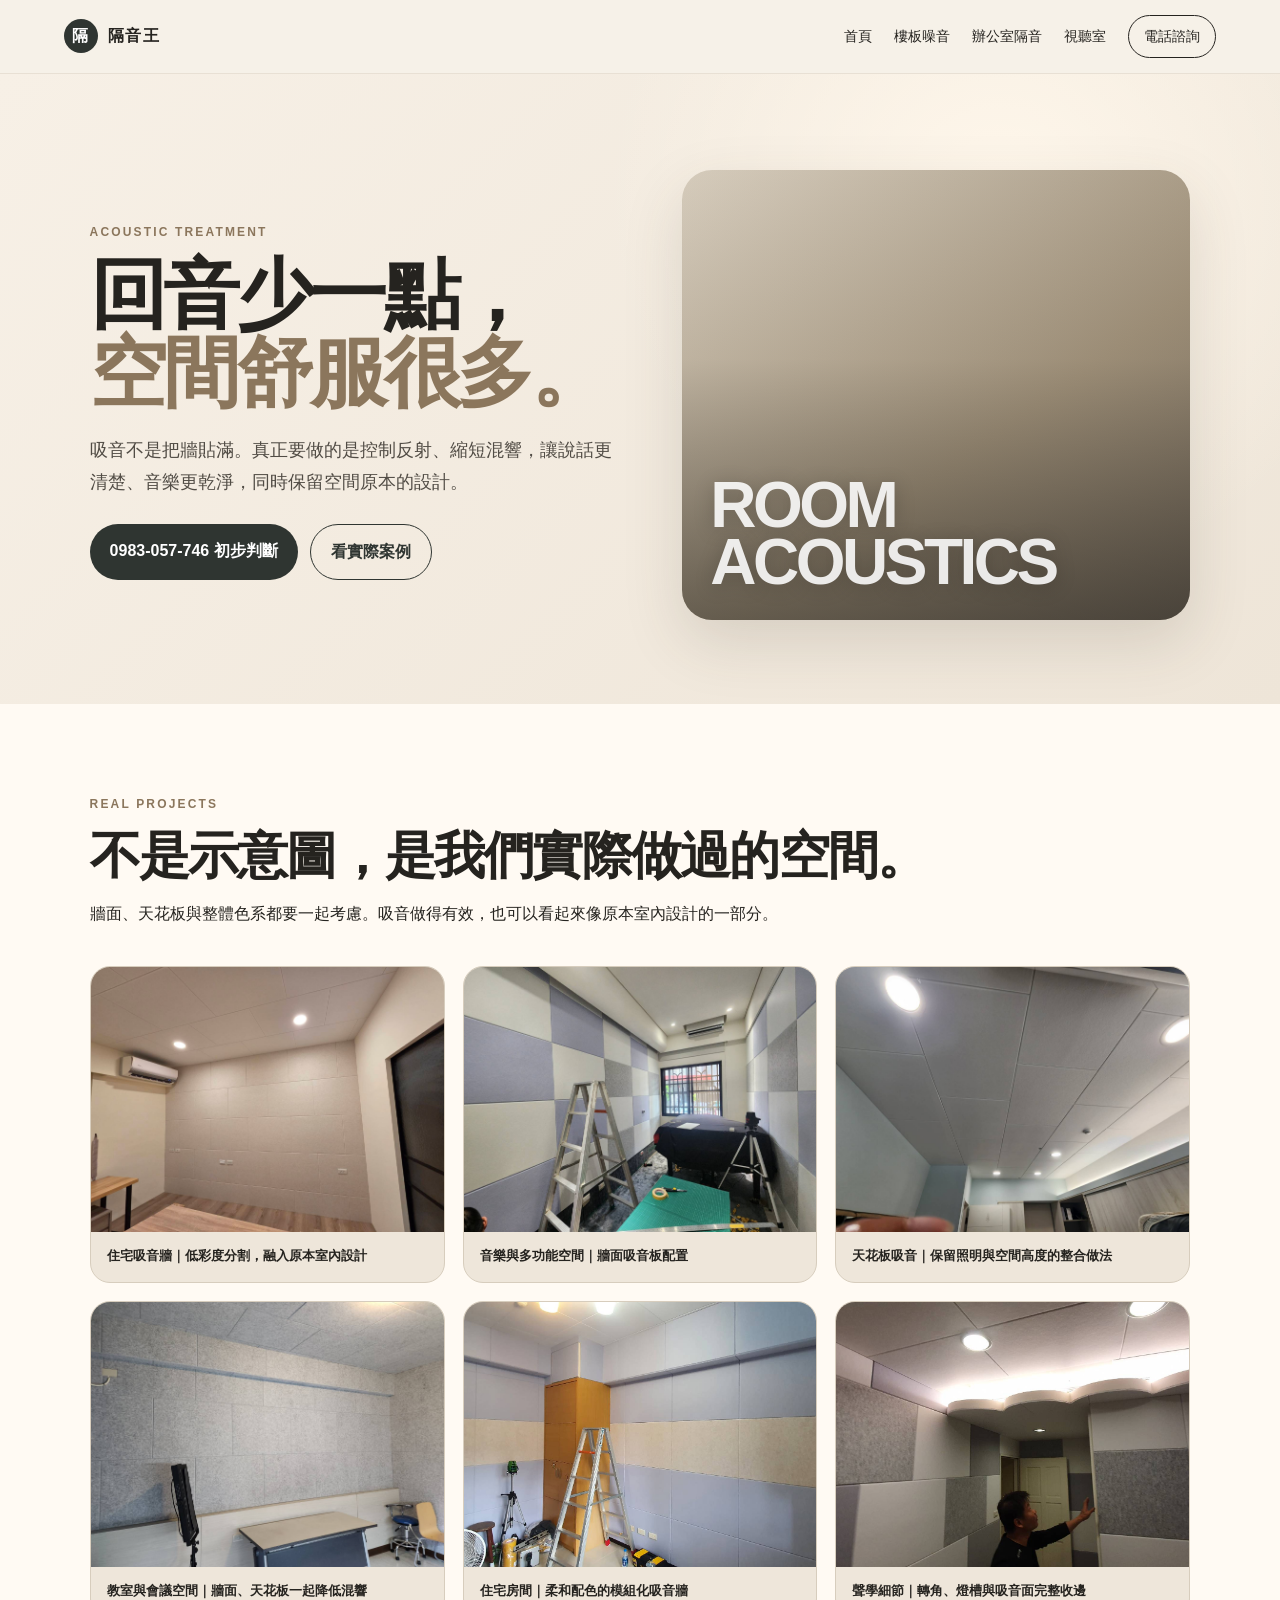
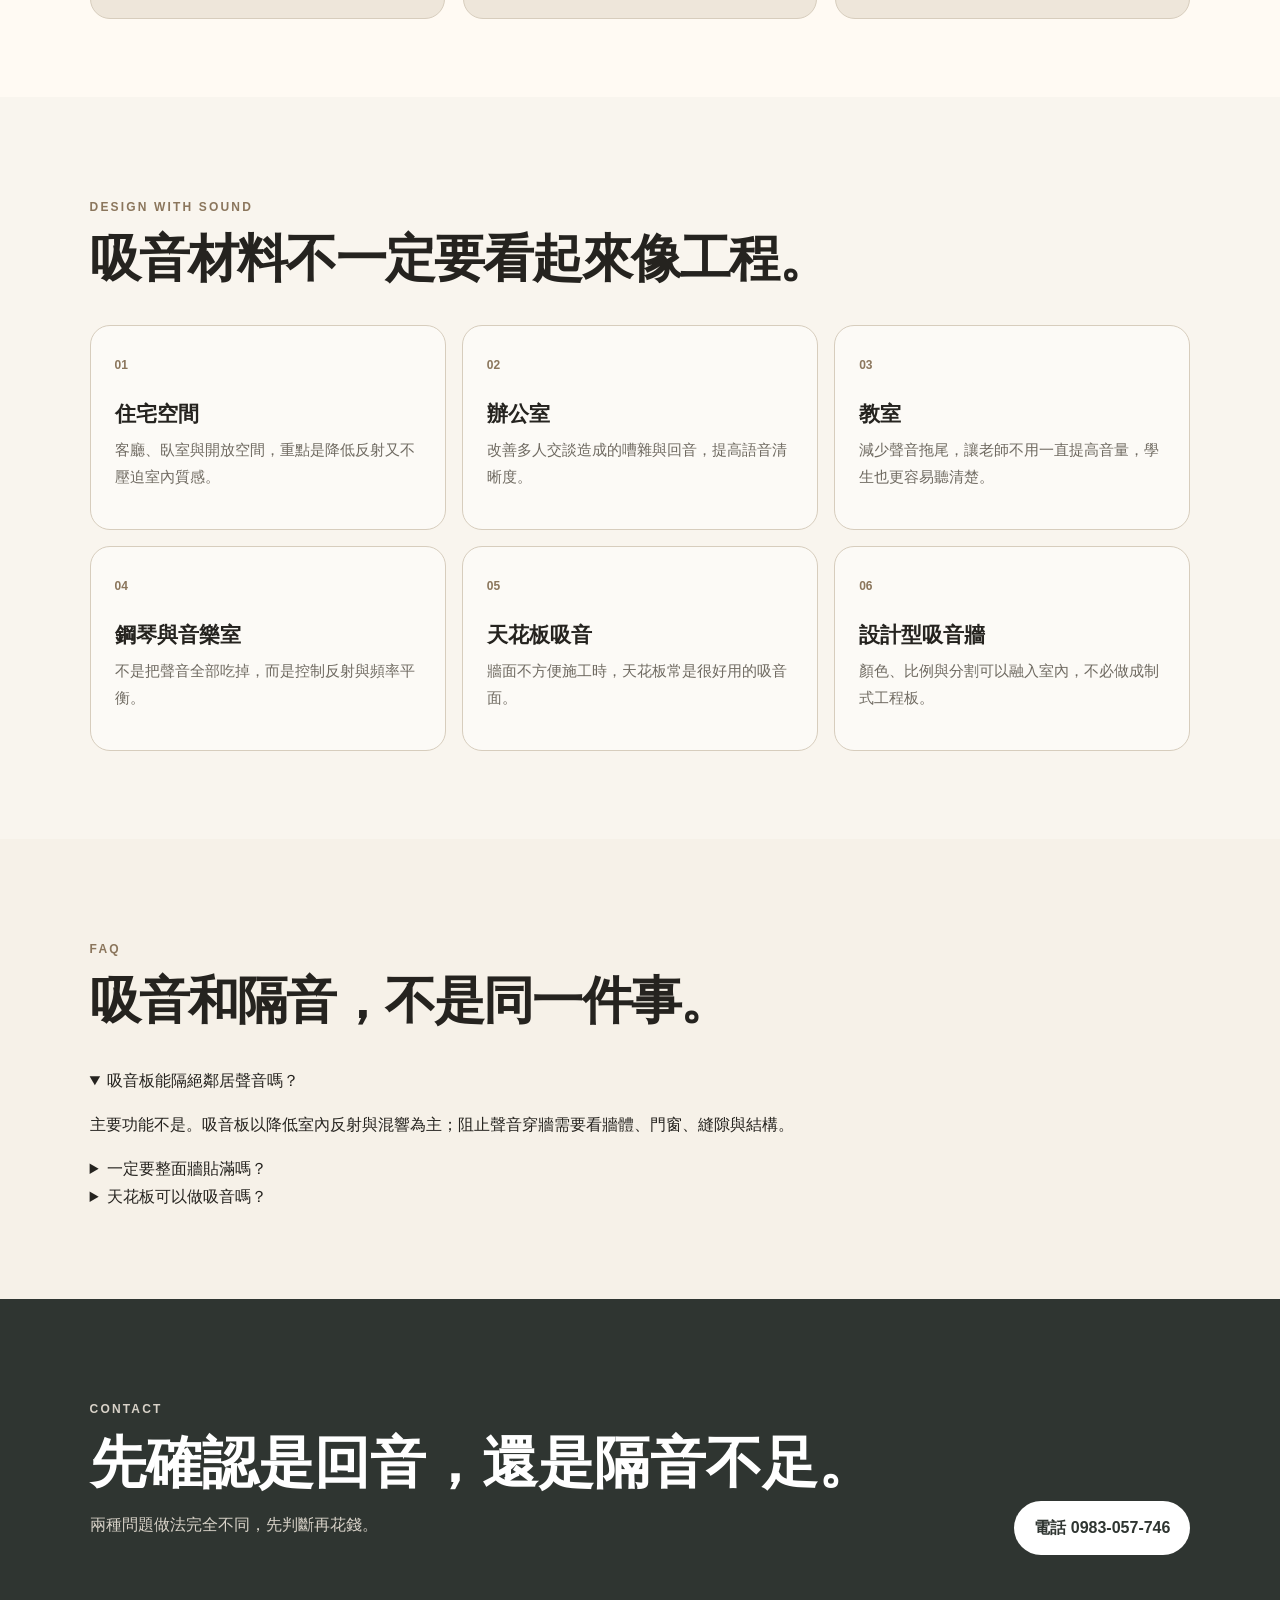
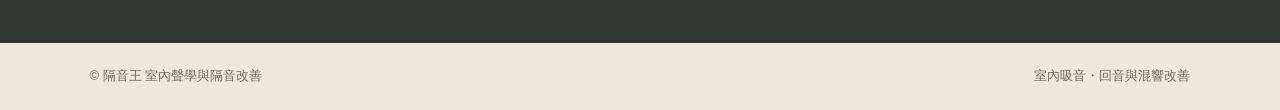
<file: acoustic-treatment.html>
<!doctype html><html lang="zh-Hant"><head><meta charset="utf-8"><meta name="viewport" content="width=device-width,initial-scale=1"><title>室內吸音與回音改善｜住宅、教室、鋼琴室、辦公室聲學｜隔音王</title><meta name="description" content="住宅、教室、辦公室、鋼琴室與商業空間的室內吸音、回音與混響改善。依空間用途配置牆面與天花板吸音，不讓聲學材料破壞設計感。"><link rel="canonical" href="https://howbigger.com/acoustic-treatment.html"><link rel="stylesheet" href="styles.css"><script type="application/ld+json">{"@context":"https://schema.org","@type":"Service","name":"室內吸音與混響改善","provider":{"@type":"ProfessionalService","name":"隔音王 室內聲學與隔音改善","telephone":"+886-983-057-746"},"areaServed":["桃園市","台北市","新北市","台灣"]}</script></head><body><header class="site-header"><a class="brand" href="/"><span class="brand-mark">隔</span><span>隔音王</span></a><nav><a href="/">首頁</a><a href="floor-impact-noise.html">樓板噪音</a><a href="office-soundproofing.html">辦公室隔音</a><a href="home-theater-acoustics.html">視聽室</a><a class="nav-cta" href="tel:0983057746">電話諮詢</a></nav></header><main><section class="hero"><div class="hero-copy"><p class="eyebrow">ACOUSTIC TREATMENT</p><h1>回音少一點，<br><em>空間舒服很多。</em></h1><p class="lead">吸音不是把牆貼滿。真正要做的是控制反射、縮短混響，讓說話更清楚、音樂更乾淨，同時保留空間原本的設計。</p><div class="actions"><a class="btn primary" href="tel:0983057746">0983-057-746 初步判斷</a><a class="btn secondary" href="#projects">看實際案例</a></div></div><div class="hero-visual"><div class="visual-main"><span>ROOM<br>ACOUSTICS</span></div></div></section><section id="projects" class="project-gallery"><div class="section-head"><p class="eyebrow">REAL PROJECTS</p><h2>不是示意圖，是我們實際做過的空間。</h2><p>牆面、天花板與整體色系都要一起考慮。吸音做得有效，也可以看起來像原本室內設計的一部分。</p></div><div class="gallery-grid"><figure><img src="assets/102839_0.jpg" alt="住宅室內灰色吸音牆完工案例" loading="eager"><figcaption>住宅吸音牆｜低彩度分割，融入原本室內設計</figcaption></figure><figure><img src="assets/102845_0.jpg" alt="室內吸音板牆面施工與完工案例" loading="lazy"><figcaption>音樂與多功能空間｜牆面吸音板配置</figcaption></figure><figure><img src="assets/102848_0.jpg" alt="室內天花板吸音工程完工案例" loading="lazy"><figcaption>天花板吸音｜保留照明與空間高度的整合做法</figcaption></figure><figure><img src="assets/102867_0.jpg" alt="教室牆面與天花板吸音完工工程" loading="lazy"><figcaption>教室與會議空間｜牆面、天花板一起降低混響</figcaption></figure><figure><img src="assets/102860_0.jpg" alt="住宅房間吸音牆施工案例" loading="lazy"><figcaption>住宅房間｜柔和配色的模組化吸音牆</figcaption></figure><figure><img src="assets/102850_0.jpg" alt="室內吸音板牆面與天花板細部工程" loading="lazy"><figcaption>聲學細節｜轉角、燈槽與吸音面完整收邊</figcaption></figure></div></section><section id="method" class="section soft"><div class="section-head"><p class="eyebrow">DESIGN WITH SOUND</p><h2>吸音材料不一定要看起來像工程。</h2></div><div class="grid six"><article class="card"><span>01</span><h3>住宅空間</h3><p>客廳、臥室與開放空間，重點是降低反射又不壓迫室內質感。</p></article><article class="card"><span>02</span><h3>辦公室</h3><p>改善多人交談造成的嘈雜與回音，提高語音清晰度。</p></article><article class="card"><span>03</span><h3>教室</h3><p>減少聲音拖尾，讓老師不用一直提高音量，學生也更容易聽清楚。</p></article><article class="card"><span>04</span><h3>鋼琴與音樂室</h3><p>不是把聲音全部吃掉，而是控制反射與頻率平衡。</p></article><article class="card"><span>05</span><h3>天花板吸音</h3><p>牆面不方便施工時，天花板常是很好用的吸音面。</p></article><article class="card"><span>06</span><h3>設計型吸音牆</h3><p>顏色、比例與分割可以融入室內，不必做成制式工程板。</p></article></div></section><section class="section"><div class="section-head"><p class="eyebrow">FAQ</p><h2>吸音和隔音，不是同一件事。</h2></div><details open><summary>吸音板能隔絕鄰居聲音嗎？</summary><p>主要功能不是。吸音板以降低室內反射與混響為主；阻止聲音穿牆需要看牆體、門窗、縫隙與結構。</p></details><details><summary>一定要整面牆貼滿嗎？</summary><p>不一定。有效位置與面積配置比單純貼滿更重要，還要考慮空間用途與視覺需求。</p></details><details><summary>天花板可以做吸音嗎？</summary><p>可以，而且在牆面需要保留裝潢時，天花板常是很有效的配置位置。</p></details></section><section class="section contact"><div><p class="eyebrow">CONTACT</p><h2>先確認是回音，還是隔音不足。</h2><p>兩種問題做法完全不同，先判斷再花錢。</p></div><div class="contact-actions"><a class="btn primary" href="tel:0983057746">電話 0983-057-746</a></div></section></main><footer><span>© 隔音王 室內聲學與隔音改善</span><span>室內吸音・回音與混響改善</span></footer></body></html>
</file>
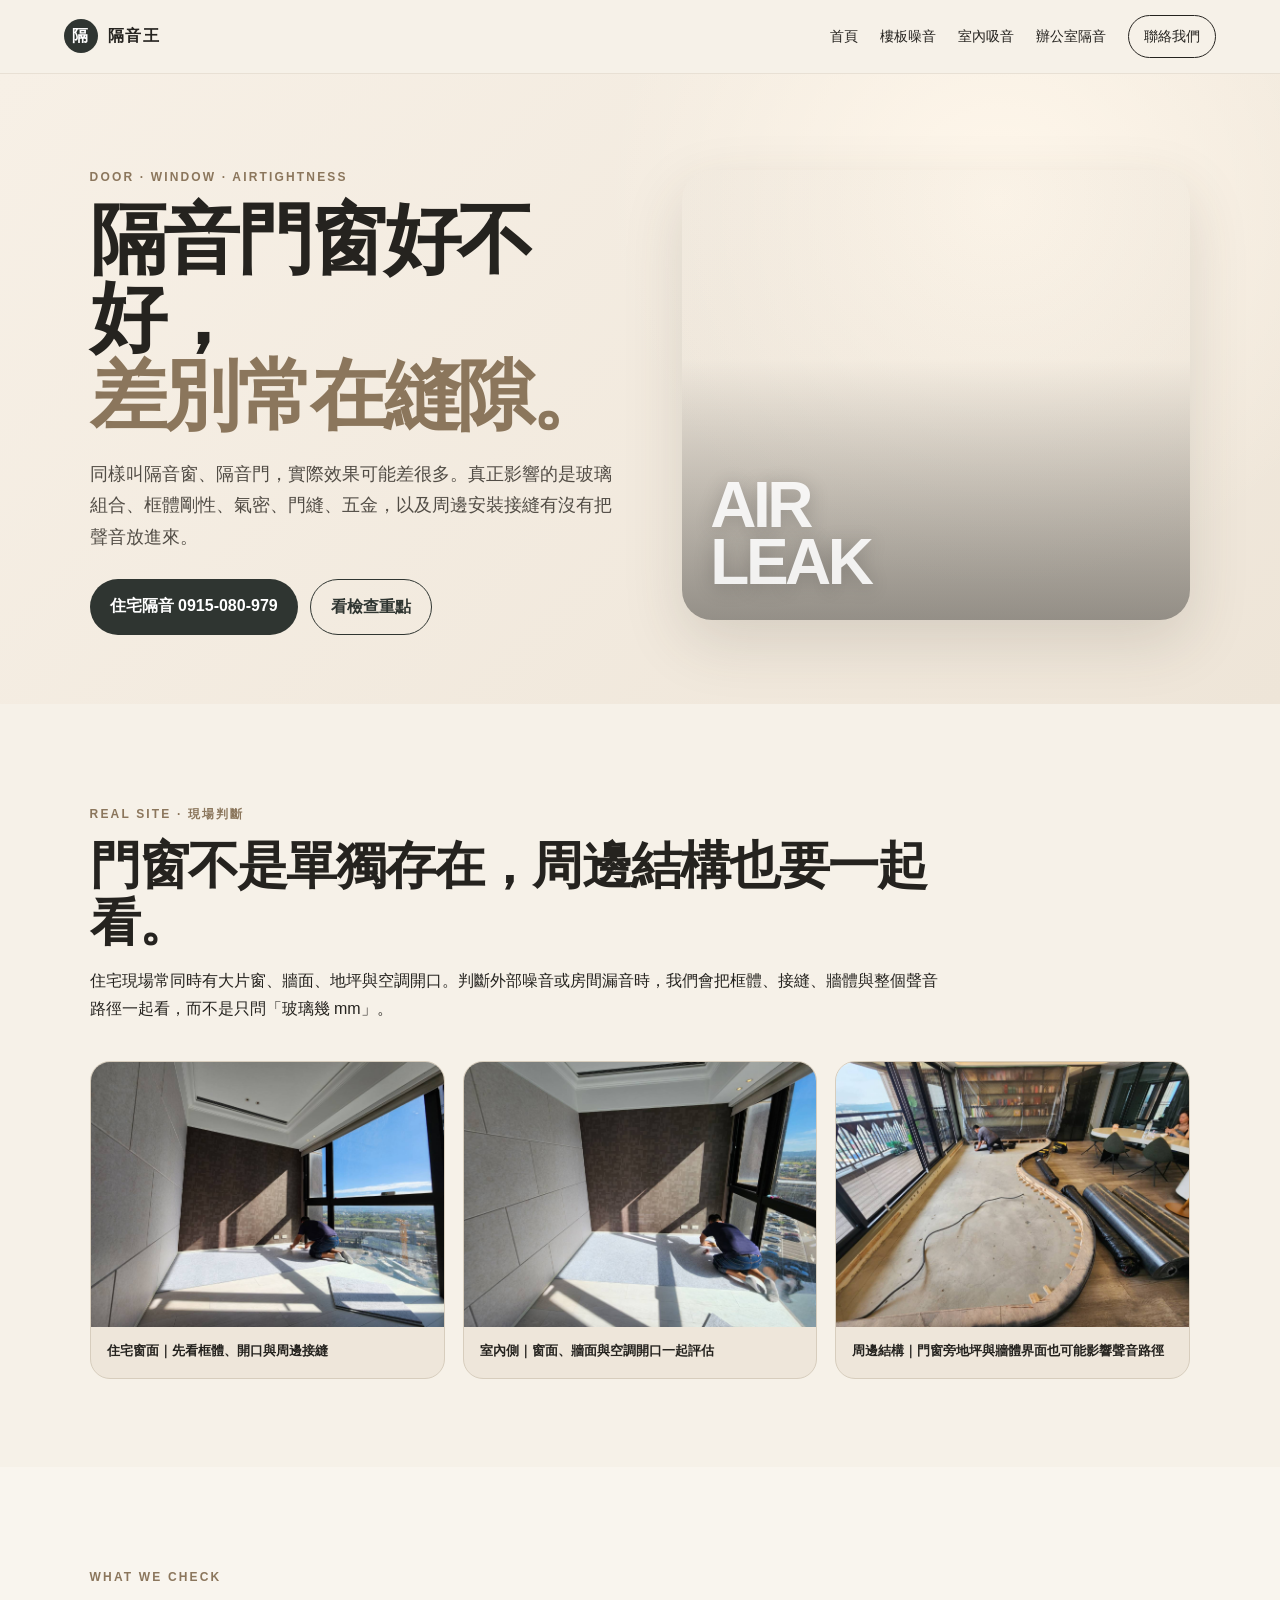
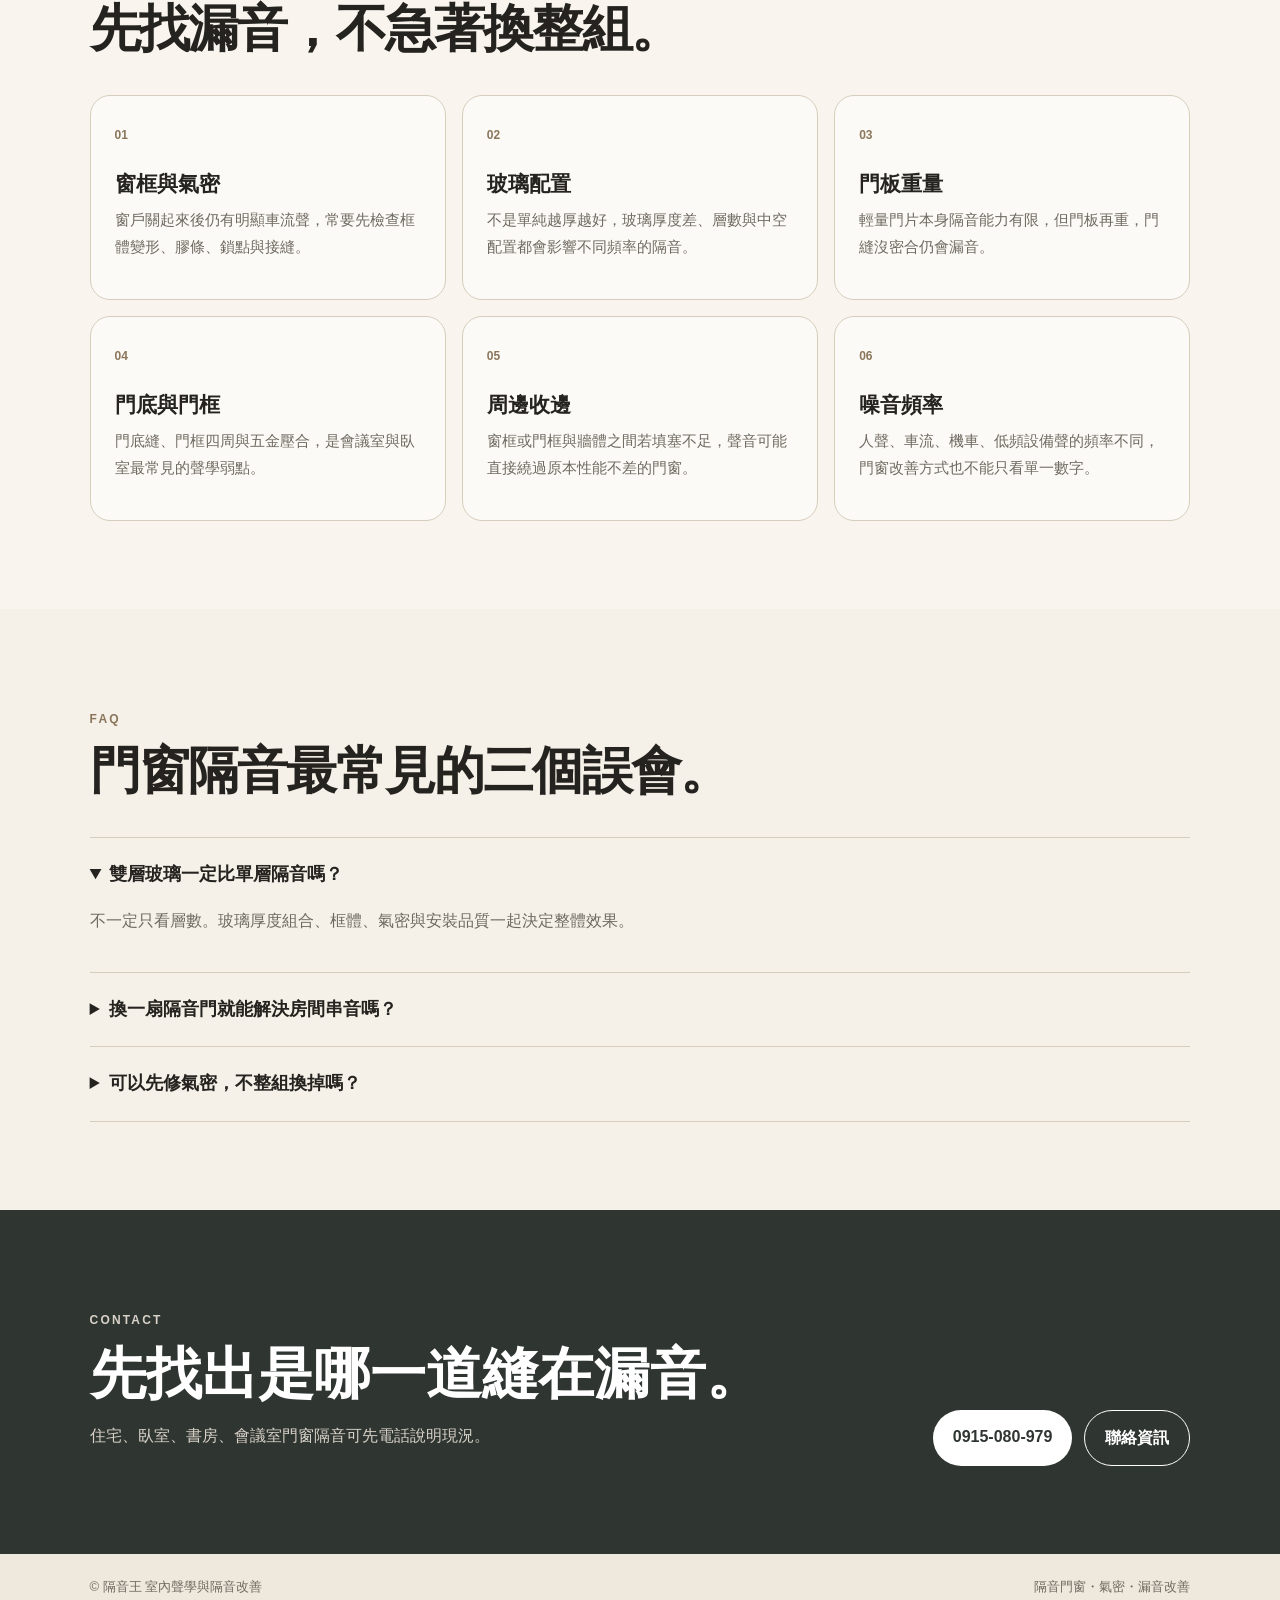
<file: door-window-soundproofing.html>
<!doctype html><html lang="zh-Hant"><head><meta charset="utf-8"><meta name="viewport" content="width=device-width,initial-scale=1"><title>隔音門窗改善｜窗戶等級、門縫氣密、玻璃與框體｜隔音王</title><meta name="description" content="隔音門窗不是只看玻璃厚度或門板重量。隔音王從窗框、氣密、玻璃配置、門縫、門框與周邊接縫判斷漏音位置，改善住宅與辦公室外部噪音與房間串音。"><link rel="canonical" href="https://howbigger.com/door-window-soundproofing.html"><link rel="stylesheet" href="styles.css"><script type="application/ld+json">{"@context":"https://schema.org","@type":"Service","name":"隔音門窗與漏音改善","provider":{"@type":"ProfessionalService","name":"隔音王 室內聲學與隔音改善","telephone":"+886-915-080-979"},"areaServed":["桃園市","台北市","新北市","新竹地區","台灣"]}</script></head><body><header class="site-header"><a class="brand" href="/"><span class="brand-mark">隔</span><span>隔音王</span></a><nav><a href="/">首頁</a><a href="floor-impact-noise.html">樓板噪音</a><a href="acoustic-treatment.html">室內吸音</a><a href="office-soundproofing.html">辦公室隔音</a><a class="nav-cta" href="contact.html">聯絡我們</a></nav></header><main><section class="hero"><div class="hero-copy"><p class="eyebrow">DOOR · WINDOW · AIRTIGHTNESS</p><h1>隔音門窗好不好，<br><em>差別常在縫隙。</em></h1><p class="lead">同樣叫隔音窗、隔音門，實際效果可能差很多。真正影響的是玻璃組合、框體剛性、氣密、門縫、五金，以及周邊安裝接縫有沒有把聲音放進來。</p><div class="actions"><a class="btn primary" href="tel:0915080979">住宅隔音 0915-080-979</a><a class="btn secondary" href="#check">看檢查重點</a></div></div><div class="hero-visual"><div class="visual-main window-photo"><span>AIR<br>LEAK</span></div></div></section><section class="section"><div class="section-head"><p class="eyebrow">REAL SITE · 現場判斷</p><h2>門窗不是單獨存在，周邊結構也要一起看。</h2><p>住宅現場常同時有大片窗、牆面、地坪與空調開口。判斷外部噪音或房間漏音時，我們會把框體、接縫、牆體與整個聲音路徑一起看，而不是只問「玻璃幾 mm」。</p></div><div class="gallery-grid"><figure><img src="assets/102911_0.jpg" alt="住宅大片窗戶與室內聲學改善現場" loading="lazy"><figcaption>住宅窗面｜先看框體、開口與周邊接縫</figcaption></figure><figure><img src="assets/102910_0.jpg" alt="住宅窗戶旁室內吸音與聲學施工現場" loading="lazy"><figcaption>室內側｜窗面、牆面與空調開口一起評估</figcaption></figure><figure><img src="assets/102874_0.jpg" alt="住宅落地窗旁地坪施工與結構界面現場" loading="lazy"><figcaption>周邊結構｜門窗旁地坪與牆體界面也可能影響聲音路徑</figcaption></figure></div></section><section id="check" class="section soft"><div class="section-head"><p class="eyebrow">WHAT WE CHECK</p><h2>先找漏音，不急著換整組。</h2></div><div class="grid six"><article class="card"><span>01</span><h3>窗框與氣密</h3><p>窗戶關起來後仍有明顯車流聲，常要先檢查框體變形、膠條、鎖點與接縫。</p></article><article class="card"><span>02</span><h3>玻璃配置</h3><p>不是單純越厚越好，玻璃厚度差、層數與中空配置都會影響不同頻率的隔音。</p></article><article class="card"><span>03</span><h3>門板重量</h3><p>輕量門片本身隔音能力有限，但門板再重，門縫沒密合仍會漏音。</p></article><article class="card"><span>04</span><h3>門底與門框</h3><p>門底縫、門框四周與五金壓合，是會議室與臥室最常見的聲學弱點。</p></article><article class="card"><span>05</span><h3>周邊收邊</h3><p>窗框或門框與牆體之間若填塞不足，聲音可能直接繞過原本性能不差的門窗。</p></article><article class="card"><span>06</span><h3>噪音頻率</h3><p>人聲、車流、機車、低頻設備聲的頻率不同，門窗改善方式也不能只看單一數字。</p></article></div></section><section class="section faq"><div class="section-head"><p class="eyebrow">FAQ</p><h2>門窗隔音最常見的三個誤會。</h2></div><details open><summary>雙層玻璃一定比單層隔音嗎？</summary><p>不一定只看層數。玻璃厚度組合、框體、氣密與安裝品質一起決定整體效果。</p></details><details><summary>換一扇隔音門就能解決房間串音嗎？</summary><p>若聲音同時從牆、天花板上方或回風路徑傳遞，只換門可能不夠。</p></details><details><summary>可以先修氣密，不整組換掉嗎？</summary><p>可以先檢查。若主要問題來自膠條、門底或周邊接縫，先處理漏音點通常更合理。</p></details></section><section class="section contact"><div><p class="eyebrow">CONTACT</p><h2>先找出是哪一道縫在漏音。</h2><p>住宅、臥室、書房、會議室門窗隔音可先電話說明現況。</p></div><div class="contact-actions"><a class="btn primary" href="tel:0915080979">0915-080-979</a><a class="btn secondary" href="contact.html">聯絡資訊</a></div></section></main><footer><span>© 隔音王 室內聲學與隔音改善</span><span>隔音門窗・氣密・漏音改善</span></footer></body></html>
</file>
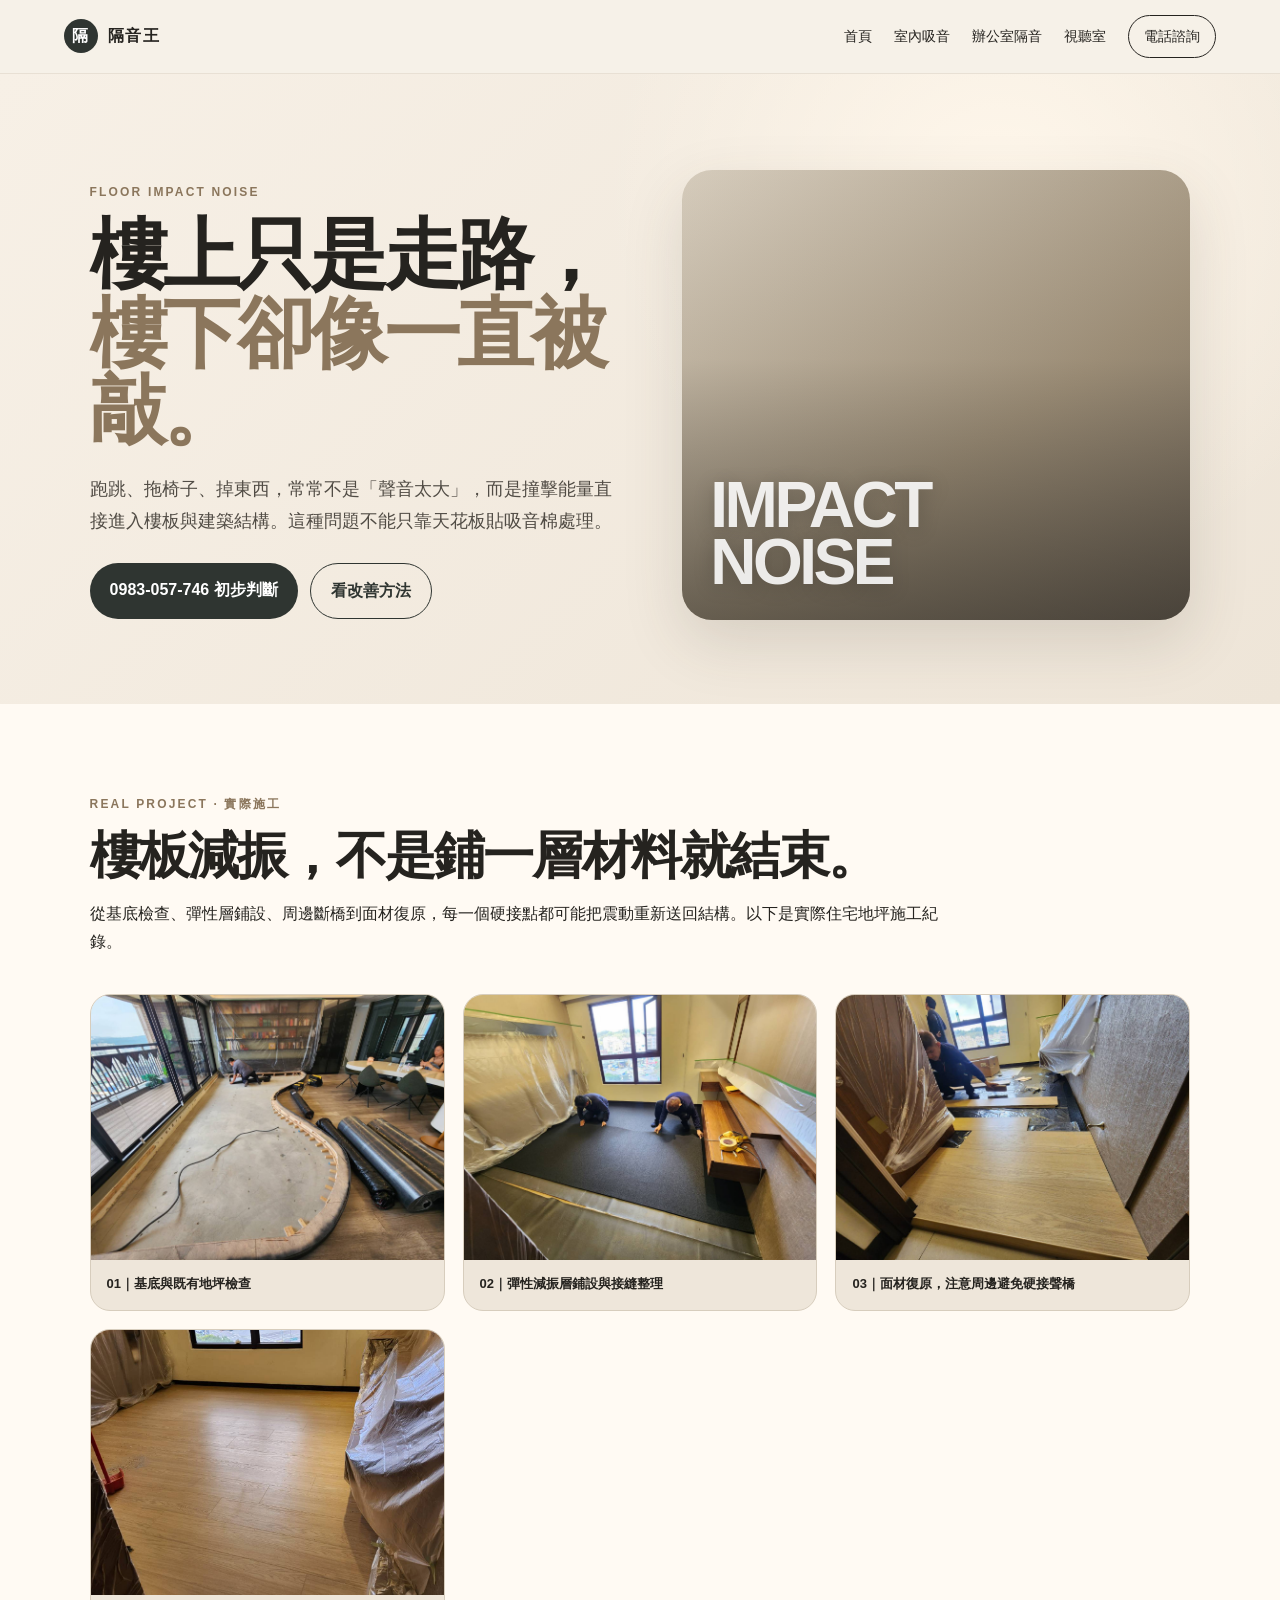
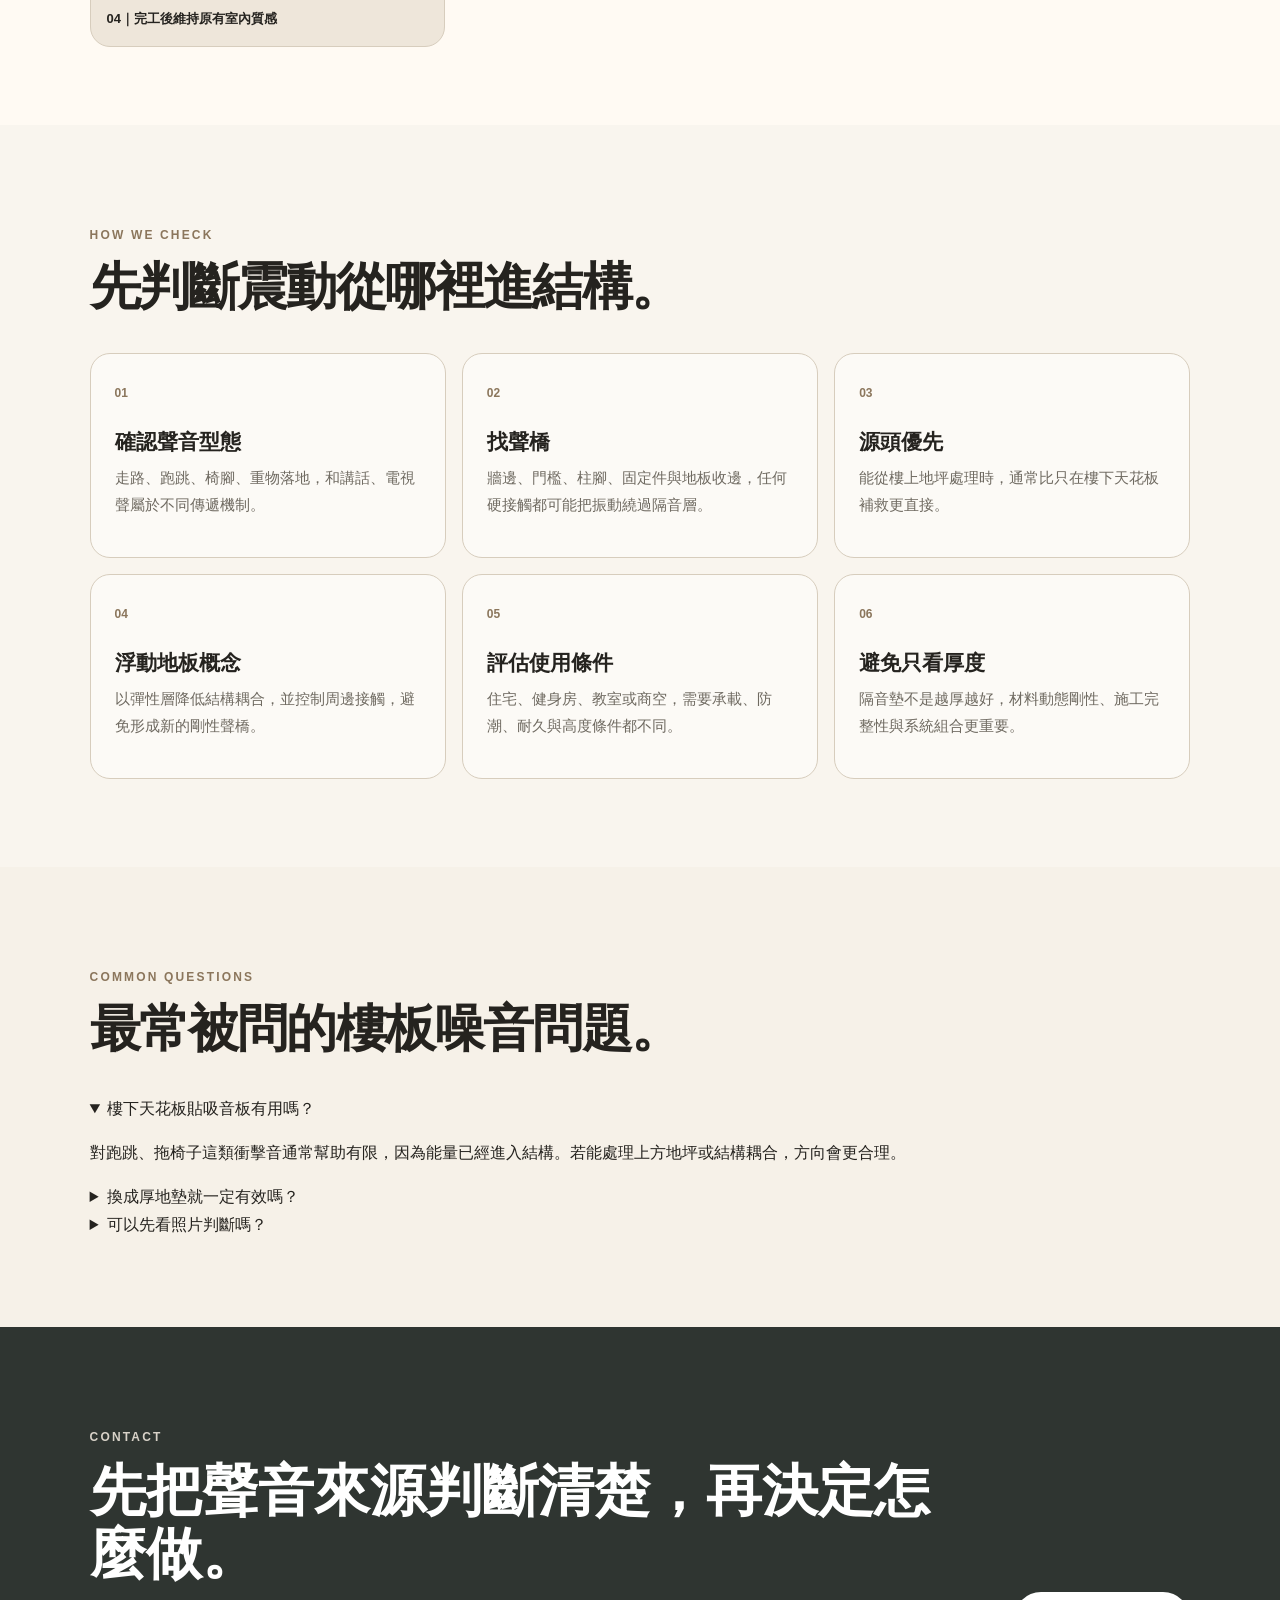
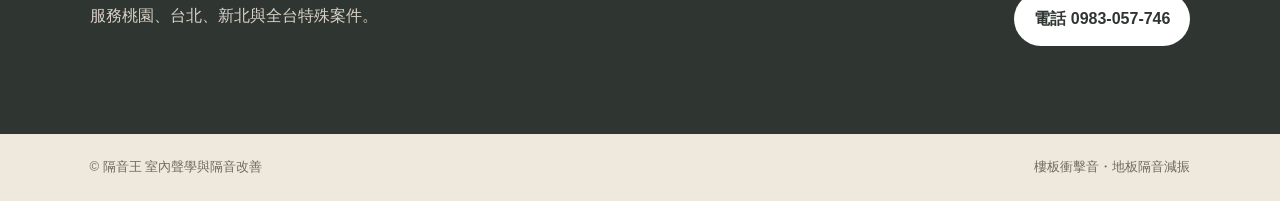
<file: floor-impact-noise.html>
<!doctype html><html lang="zh-Hant"><head><meta charset="utf-8"><meta name="viewport" content="width=device-width,initial-scale=1"><title>樓板衝擊音改善｜小孩跑跳、拖椅子、地板隔音減振｜隔音王</title><meta name="description" content="樓上跑跳、拖椅子、掉落物造成的樓板衝擊音，重點不是貼吸音棉，而是降低震動進入樓板與結構。隔音王提供桃園、台北、新北及全台樓板噪音判斷與改善。"><link rel="canonical" href="https://howbigger.com/floor-impact-noise.html"><link rel="stylesheet" href="styles.css"><script type="application/ld+json">{"@context":"https://schema.org","@type":"Service","name":"樓板衝擊音與地板隔音減振","provider":{"@type":"ProfessionalService","name":"隔音王 室內聲學與隔音改善","telephone":"+886-983-057-746"},"areaServed":["桃園市","台北市","新北市","台灣"]}</script></head><body><header class="site-header"><a class="brand" href="/"><span class="brand-mark">隔</span><span>隔音王</span></a><nav><a href="/">首頁</a><a href="acoustic-treatment.html">室內吸音</a><a href="office-soundproofing.html">辦公室隔音</a><a href="home-theater-acoustics.html">視聽室</a><a class="nav-cta" href="tel:0983057746">電話諮詢</a></nav></header><main><section class="hero"><div class="hero-copy"><p class="eyebrow">FLOOR IMPACT NOISE</p><h1>樓上只是走路，<br><em>樓下卻像一直被敲。</em></h1><p class="lead">跑跳、拖椅子、掉東西，常常不是「聲音太大」，而是撞擊能量直接進入樓板與建築結構。這種問題不能只靠天花板貼吸音棉處理。</p><div class="actions"><a class="btn primary" href="tel:0983057746">0983-057-746 初步判斷</a><a class="btn secondary" href="#method">看改善方法</a></div></div><div class="hero-visual"><div class="visual-main"><span>IMPACT<br>NOISE</span></div></div></section><section class="project-gallery"><div class="section-head"><p class="eyebrow">REAL PROJECT · 實際施工</p><h2>樓板減振，不是鋪一層材料就結束。</h2><p>從基底檢查、彈性層鋪設、周邊斷橋到面材復原，每一個硬接點都可能把震動重新送回結構。以下是實際住宅地坪施工紀錄。</p></div><div class="gallery-grid"><figure><img src="assets/102874_0.jpg" alt="住宅樓板隔音減振施工前基底與地坪拆除現場" loading="eager"><figcaption>01｜基底與既有地坪檢查</figcaption></figure><figure><img src="assets/102898_0.jpg" alt="住宅地板黑色彈性減振層鋪設施工" loading="lazy"><figcaption>02｜彈性減振層鋪設與接縫整理</figcaption></figure><figure><img src="assets/102901_0.jpg" alt="隔音減振層上方木地板面材安裝施工" loading="lazy"><figcaption>03｜面材復原，注意周邊避免硬接聲橋</figcaption></figure><figure><img src="assets/102902_0.jpg" alt="住宅樓板隔音減振工程木地板完工後室內空間" loading="lazy"><figcaption>04｜完工後維持原有室內質感</figcaption></figure></div></section><section id="method" class="section soft"><div class="section-head"><p class="eyebrow">HOW WE CHECK</p><h2>先判斷震動從哪裡進結構。</h2></div><div class="grid six"><article class="card"><span>01</span><h3>確認聲音型態</h3><p>走路、跑跳、椅腳、重物落地，和講話、電視聲屬於不同傳遞機制。</p></article><article class="card"><span>02</span><h3>找聲橋</h3><p>牆邊、門檻、柱腳、固定件與地板收邊，任何硬接觸都可能把振動繞過隔音層。</p></article><article class="card"><span>03</span><h3>源頭優先</h3><p>能從樓上地坪處理時，通常比只在樓下天花板補救更直接。</p></article><article class="card"><span>04</span><h3>浮動地板概念</h3><p>以彈性層降低結構耦合，並控制周邊接觸，避免形成新的剛性聲橋。</p></article><article class="card"><span>05</span><h3>評估使用條件</h3><p>住宅、健身房、教室或商空，需要承載、防潮、耐久與高度條件都不同。</p></article><article class="card"><span>06</span><h3>避免只看厚度</h3><p>隔音墊不是越厚越好，材料動態剛性、施工完整性與系統組合更重要。</p></article></div></section><section class="section"><div class="section-head"><p class="eyebrow">COMMON QUESTIONS</p><h2>最常被問的樓板噪音問題。</h2></div><details open><summary>樓下天花板貼吸音板有用嗎？</summary><p>對跑跳、拖椅子這類衝擊音通常幫助有限，因為能量已經進入結構。若能處理上方地坪或結構耦合，方向會更合理。</p></details><details><summary>換成厚地墊就一定有效嗎？</summary><p>不一定。周邊若硬接牆面、門檻或固定件，仍可能形成聲橋。</p></details><details><summary>可以先看照片判斷嗎？</summary><p>可以先做初步方向判斷。提供樓層關係、地坪材質、聲音發生時段與影片，會更有幫助。</p></details></section><section class="section contact"><div><p class="eyebrow">CONTACT</p><h2>先把聲音來源判斷清楚，再決定怎麼做。</h2><p>服務桃園、台北、新北與全台特殊案件。</p></div><div class="contact-actions"><a class="btn primary" href="tel:0983057746">電話 0983-057-746</a></div></section></main><footer><span>© 隔音王 室內聲學與隔音改善</span><span>樓板衝擊音・地板隔音減振</span></footer></body></html>
</file>
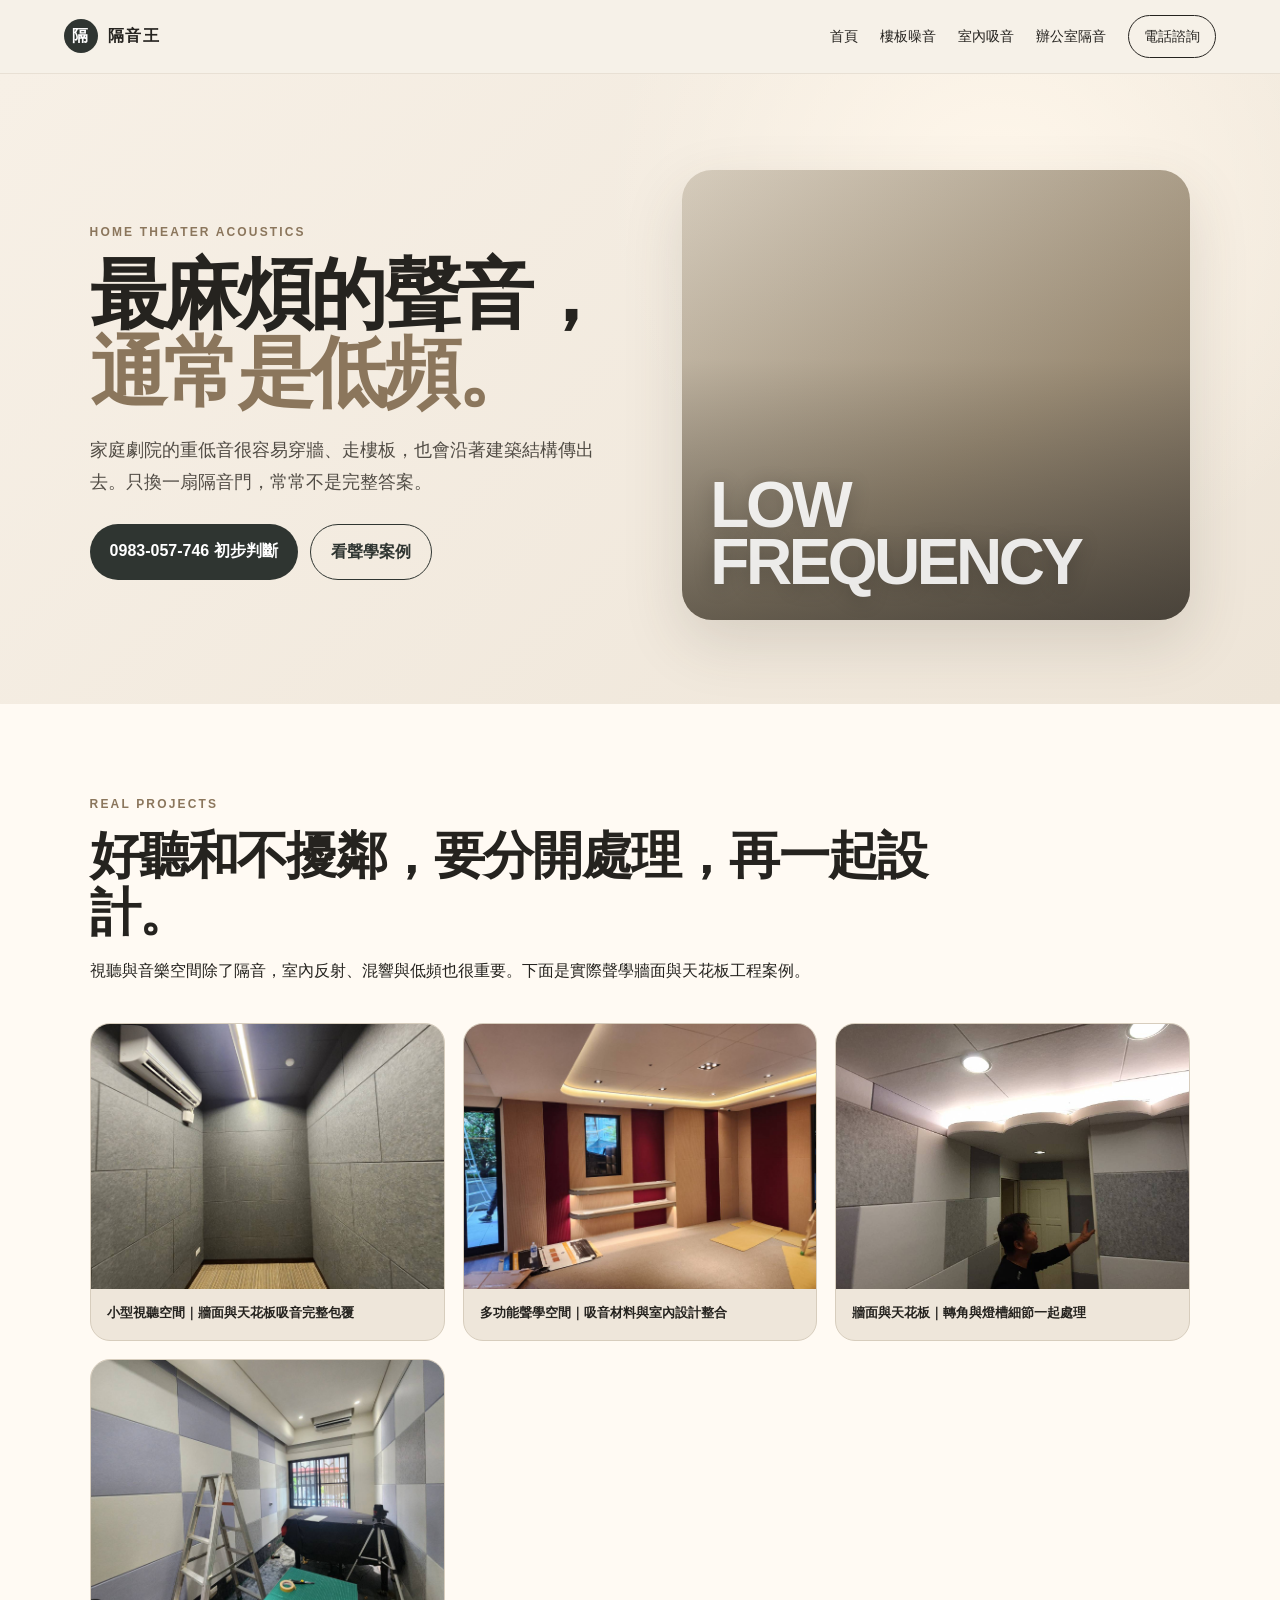
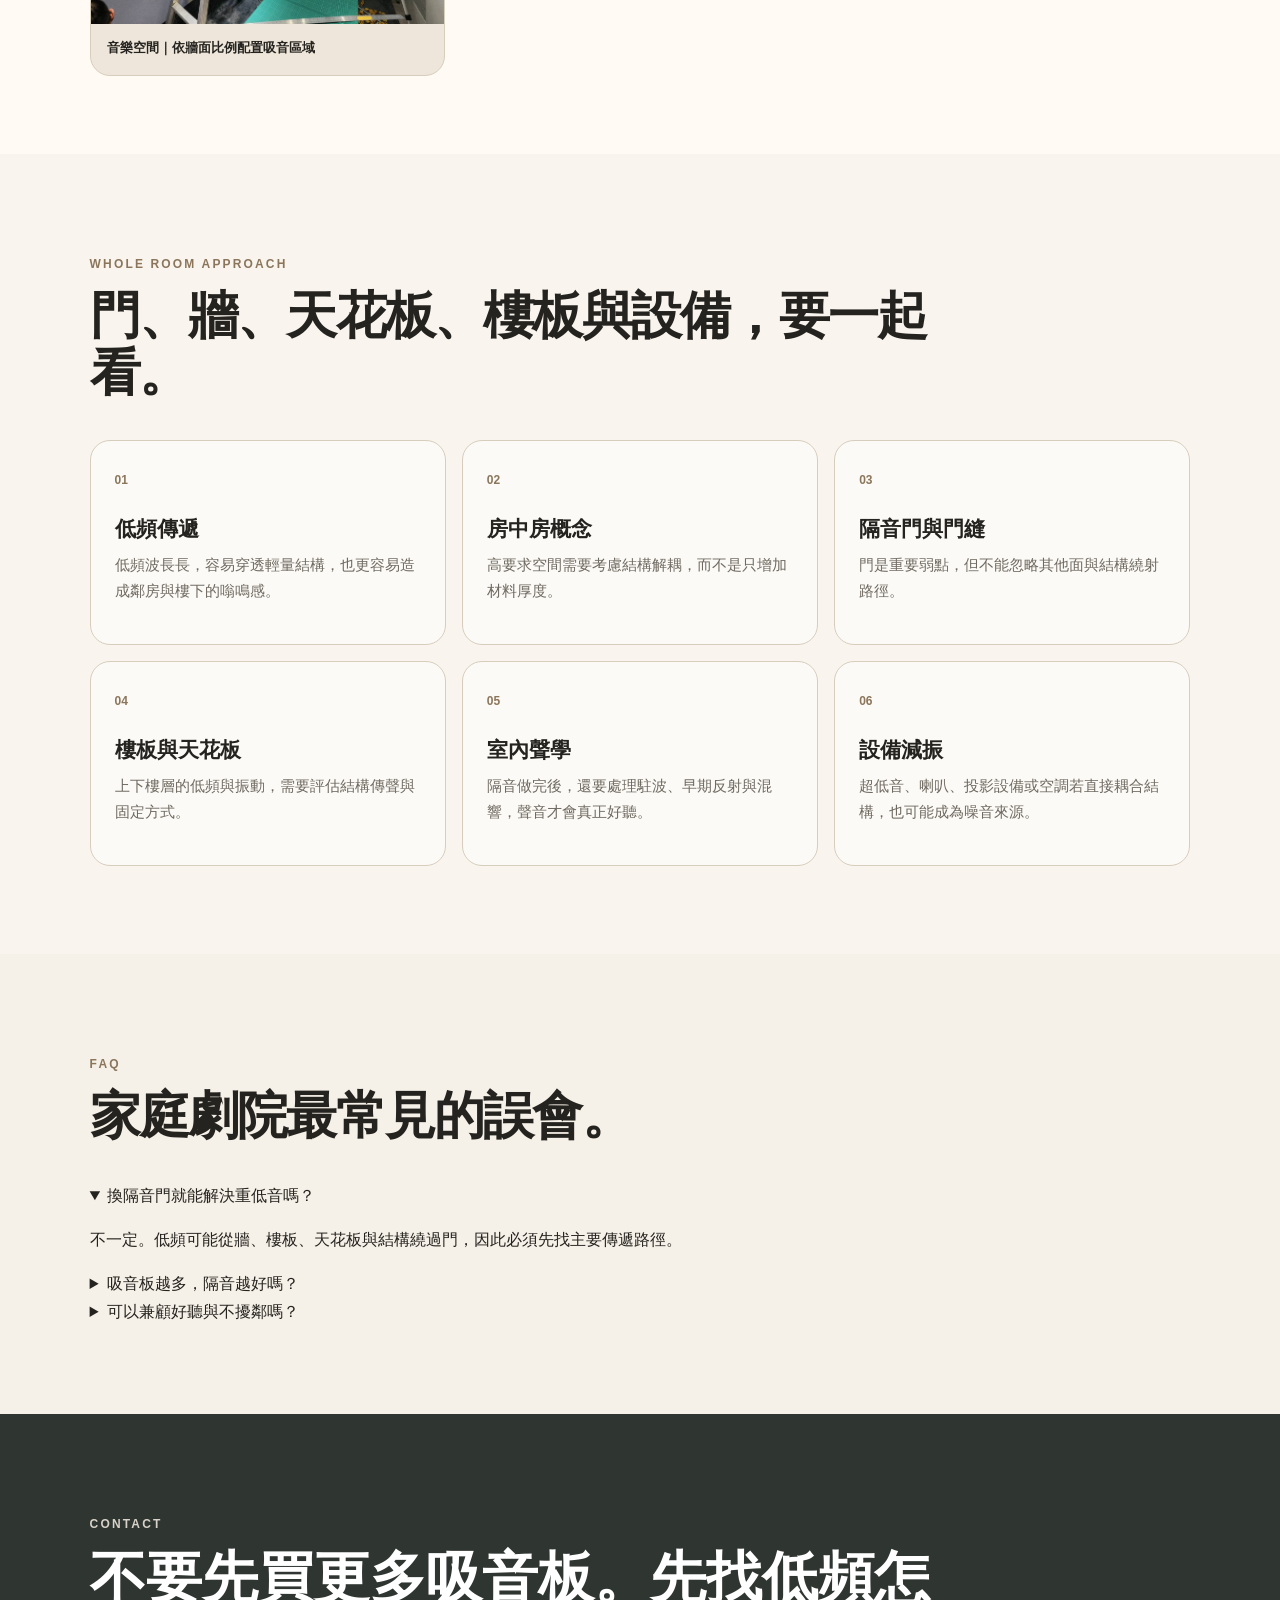
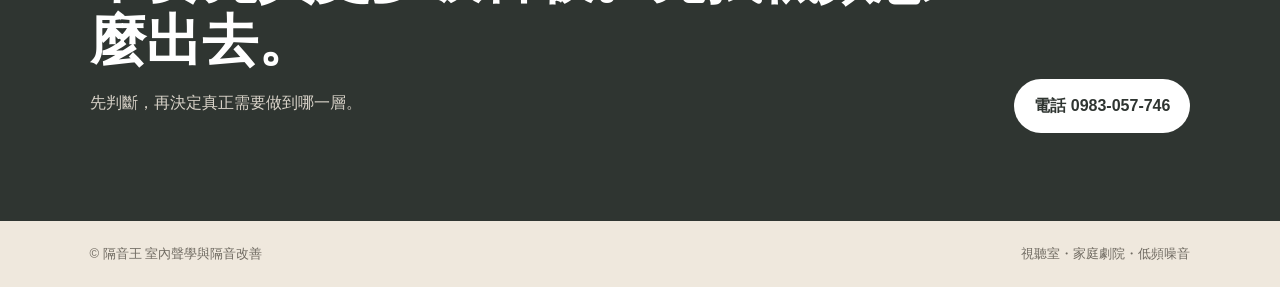
<file: home-theater-acoustics.html>
<!doctype html><html lang="zh-Hant"><head><meta charset="utf-8"><meta name="viewport" content="width=device-width,initial-scale=1"><title>家庭劇院與視聽室隔音｜低頻噪音、重低音、房間聲學｜隔音王</title><meta name="description" content="家庭劇院、視聽室與音樂空間的低頻噪音、隔音與室內聲學改善。重低音不只走門，也會經牆、樓板、天花板與結構傳遞。"><link rel="canonical" href="https://howbigger.com/home-theater-acoustics.html"><link rel="stylesheet" href="styles.css"><script type="application/ld+json">{"@context":"https://schema.org","@type":"Service","name":"家庭劇院與視聽室隔音聲學","provider":{"@type":"ProfessionalService","name":"隔音王 室內聲學與隔音改善","telephone":"+886-983-057-746"},"areaServed":["桃園市","台北市","新北市","台灣"]}</script></head><body><header class="site-header"><a class="brand" href="/"><span class="brand-mark">隔</span><span>隔音王</span></a><nav><a href="/">首頁</a><a href="floor-impact-noise.html">樓板噪音</a><a href="acoustic-treatment.html">室內吸音</a><a href="office-soundproofing.html">辦公室隔音</a><a class="nav-cta" href="tel:0983057746">電話諮詢</a></nav></header><main><section class="hero"><div class="hero-copy"><p class="eyebrow">HOME THEATER ACOUSTICS</p><h1>最麻煩的聲音，<br><em>通常是低頻。</em></h1><p class="lead">家庭劇院的重低音很容易穿牆、走樓板，也會沿著建築結構傳出去。只換一扇隔音門，常常不是完整答案。</p><div class="actions"><a class="btn primary" href="tel:0983057746">0983-057-746 初步判斷</a><a class="btn secondary" href="#theater-projects">看聲學案例</a></div></div><div class="hero-visual"><div class="visual-main"><span>LOW<br>FREQUENCY</span></div></div></section><section id="theater-projects" class="project-gallery"><div class="section-head"><p class="eyebrow">REAL PROJECTS</p><h2>好聽和不擾鄰，要分開處理，再一起設計。</h2><p>視聽與音樂空間除了隔音，室內反射、混響與低頻也很重要。下面是實際聲學牆面與天花板工程案例。</p></div><div class="gallery-grid"><figure><img src="assets/102846_0.jpg" alt="小型視聽空間灰色吸音牆與天花板工程" loading="eager"><figcaption>小型視聽空間｜牆面與天花板吸音完整包覆</figcaption></figure><figure><img src="assets/102847_0.jpg" alt="視聽與多功能空間設計型吸音牆案例" loading="lazy"><figcaption>多功能聲學空間｜吸音材料與室內設計整合</figcaption></figure><figure><img src="assets/102850_0.jpg" alt="視聽室牆面天花板吸音細部施工" loading="lazy"><figcaption>牆面與天花板｜轉角與燈槽細節一起處理</figcaption></figure><figure><img src="assets/102845_0.jpg" alt="音樂空間吸音牆面施工案例" loading="lazy"><figcaption>音樂空間｜依牆面比例配置吸音區域</figcaption></figure></div></section><section id="method" class="section soft"><div class="section-head"><p class="eyebrow">WHOLE ROOM APPROACH</p><h2>門、牆、天花板、樓板與設備，要一起看。</h2></div><div class="grid six"><article class="card"><span>01</span><h3>低頻傳遞</h3><p>低頻波長長，容易穿透輕量結構，也更容易造成鄰房與樓下的嗡鳴感。</p></article><article class="card"><span>02</span><h3>房中房概念</h3><p>高要求空間需要考慮結構解耦，而不是只增加材料厚度。</p></article><article class="card"><span>03</span><h3>隔音門與門縫</h3><p>門是重要弱點，但不能忽略其他面與結構繞射路徑。</p></article><article class="card"><span>04</span><h3>樓板與天花板</h3><p>上下樓層的低頻與振動，需要評估結構傳聲與固定方式。</p></article><article class="card"><span>05</span><h3>室內聲學</h3><p>隔音做完後，還要處理駐波、早期反射與混響，聲音才會真正好聽。</p></article><article class="card"><span>06</span><h3>設備減振</h3><p>超低音、喇叭、投影設備或空調若直接耦合結構，也可能成為噪音來源。</p></article></div></section><section class="section"><div class="section-head"><p class="eyebrow">FAQ</p><h2>家庭劇院最常見的誤會。</h2></div><details open><summary>換隔音門就能解決重低音嗎？</summary><p>不一定。低頻可能從牆、樓板、天花板與結構繞過門，因此必須先找主要傳遞路徑。</p></details><details><summary>吸音板越多，隔音越好嗎？</summary><p>不是。吸音板主要改善室內反射；阻止聲音傳出去需要另一套隔音與結構控制方法。</p></details><details><summary>可以兼顧好聽與不擾鄰嗎？</summary><p>可以，但要把隔音和室內聲學分開設計，再整合成同一套系統。</p></details></section><section class="section contact"><div><p class="eyebrow">CONTACT</p><h2>不要先買更多吸音板。先找低頻怎麼出去。</h2><p>先判斷，再決定真正需要做到哪一層。</p></div><div class="contact-actions"><a class="btn primary" href="tel:0983057746">電話 0983-057-746</a></div></section></main><footer><span>© 隔音王 室內聲學與隔音改善</span><span>視聽室・家庭劇院・低頻噪音</span></footer></body></html>
</file>
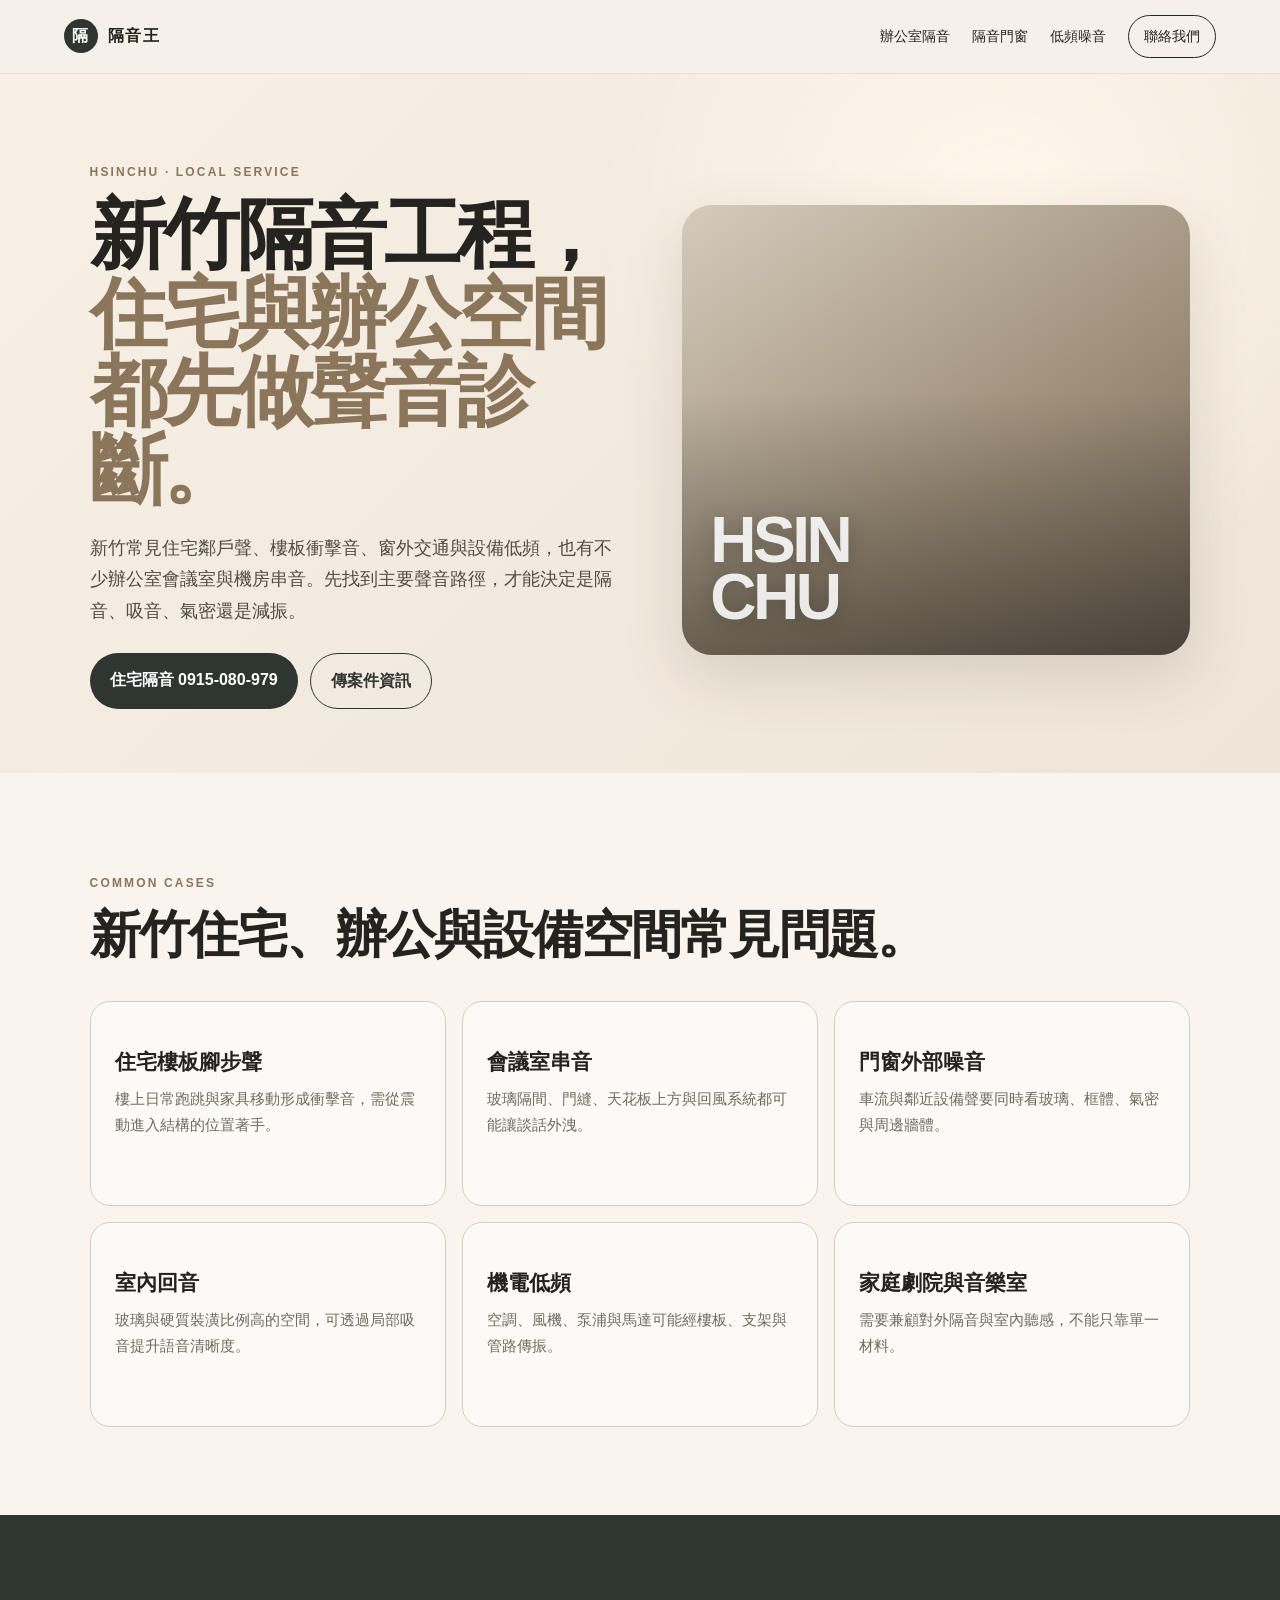
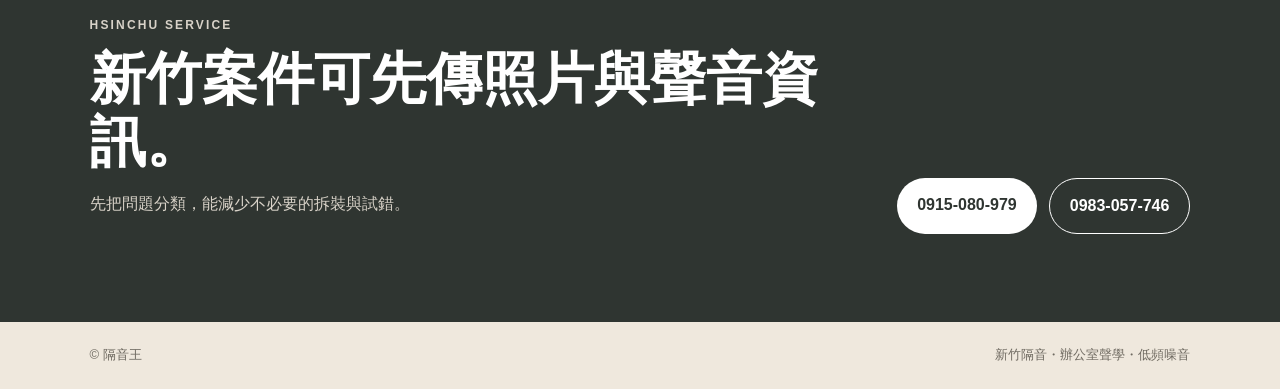
<file: hsinchu-soundproofing.html>
<!doctype html><html lang="zh-Hant"><head><meta charset="utf-8"><meta name="viewport" content="width=device-width,initial-scale=1"><title>新竹隔音工程｜住宅、辦公室、門窗、低頻與室內聲學｜隔音王</title><meta name="description" content="新竹隔音工程與室內聲學改善。處理住宅樓板衝擊音、門窗外部噪音、辦公室串音、室內回音、家庭劇院與設備低頻噪音。隔音王提供新竹地區評估與改善建議。"><link rel="canonical" href="https://howbigger.com/hsinchu-soundproofing.html"><link rel="stylesheet" href="styles.css"><script type="application/ld+json">{"@context":"https://schema.org","@type":"Service","name":"新竹隔音與聲學改善","areaServed":[{"@type":"City","name":"新竹市"},{"@type":"AdministrativeArea","name":"新竹縣"}],"provider":{"@type":"ProfessionalService","name":"隔音王 室內聲學與隔音改善","telephone":["+886-915-080-979","+886-983-057-746"]}}</script></head><body><header class="site-header"><a class="brand" href="/"><span class="brand-mark">隔</span><span>隔音王</span></a><nav><a href="office-soundproofing.html">辦公室隔音</a><a href="door-window-soundproofing.html">隔音門窗</a><a href="low-frequency-noise.html">低頻噪音</a><a class="nav-cta" href="contact.html">聯絡我們</a></nav></header><main><section class="hero"><div class="hero-copy"><p class="eyebrow">HSINCHU · LOCAL SERVICE</p><h1>新竹隔音工程，<br><em>住宅與辦公空間都先做聲音診斷。</em></h1><p class="lead">新竹常見住宅鄰戶聲、樓板衝擊音、窗外交通與設備低頻，也有不少辦公室會議室與機房串音。先找到主要聲音路徑，才能決定是隔音、吸音、氣密還是減振。</p><div class="actions"><a class="btn primary" href="tel:0915080979">住宅隔音 0915-080-979</a><a class="btn secondary" href="contact.html">傳案件資訊</a></div></div><div class="hero-visual"><div class="visual-main"><span>HSIN<br>CHU</span></div></div></section><section class="section soft"><div class="section-head"><p class="eyebrow">COMMON CASES</p><h2>新竹住宅、辦公與設備空間常見問題。</h2></div><div class="grid six"><article class="card"><h3>住宅樓板腳步聲</h3><p>樓上日常跑跳與家具移動形成衝擊音，需從震動進入結構的位置著手。</p></article><article class="card"><h3>會議室串音</h3><p>玻璃隔間、門縫、天花板上方與回風系統都可能讓談話外洩。</p></article><article class="card"><h3>門窗外部噪音</h3><p>車流與鄰近設備聲要同時看玻璃、框體、氣密與周邊牆體。</p></article><article class="card"><h3>室內回音</h3><p>玻璃與硬質裝潢比例高的空間，可透過局部吸音提升語音清晰度。</p></article><article class="card"><h3>機電低頻</h3><p>空調、風機、泵浦與馬達可能經樓板、支架與管路傳振。</p></article><article class="card"><h3>家庭劇院與音樂室</h3><p>需要兼顧對外隔音與室內聽感，不能只靠單一材料。</p></article></div></section><section class="section contact"><div><p class="eyebrow">HSINCHU SERVICE</p><h2>新竹案件可先傳照片與聲音資訊。</h2><p>先把問題分類，能減少不必要的拆裝與試錯。</p></div><div class="contact-actions"><a class="btn primary" href="tel:0915080979">0915-080-979</a><a class="btn secondary" href="tel:0983057746">0983-057-746</a></div></section></main><footer><span>© 隔音王</span><span>新竹隔音・辦公室聲學・低頻噪音</span></footer></body></html>
</file>
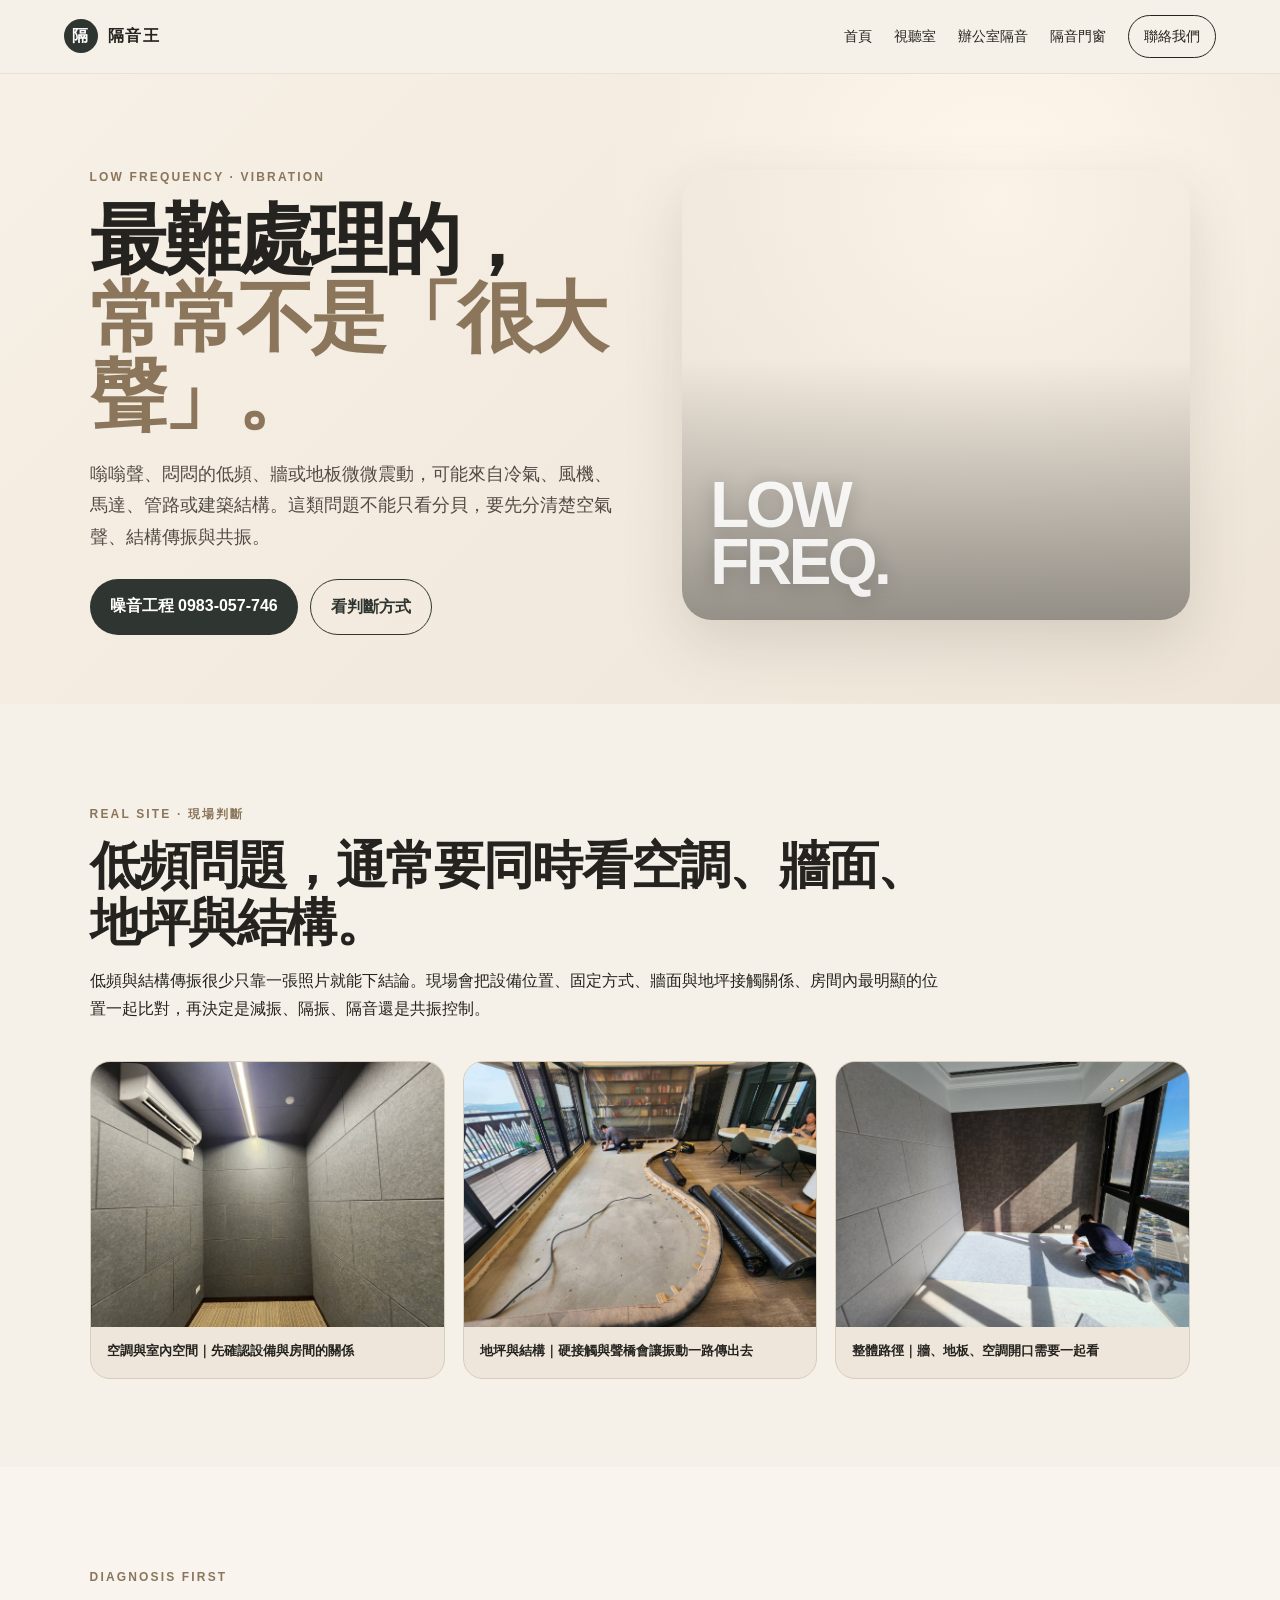
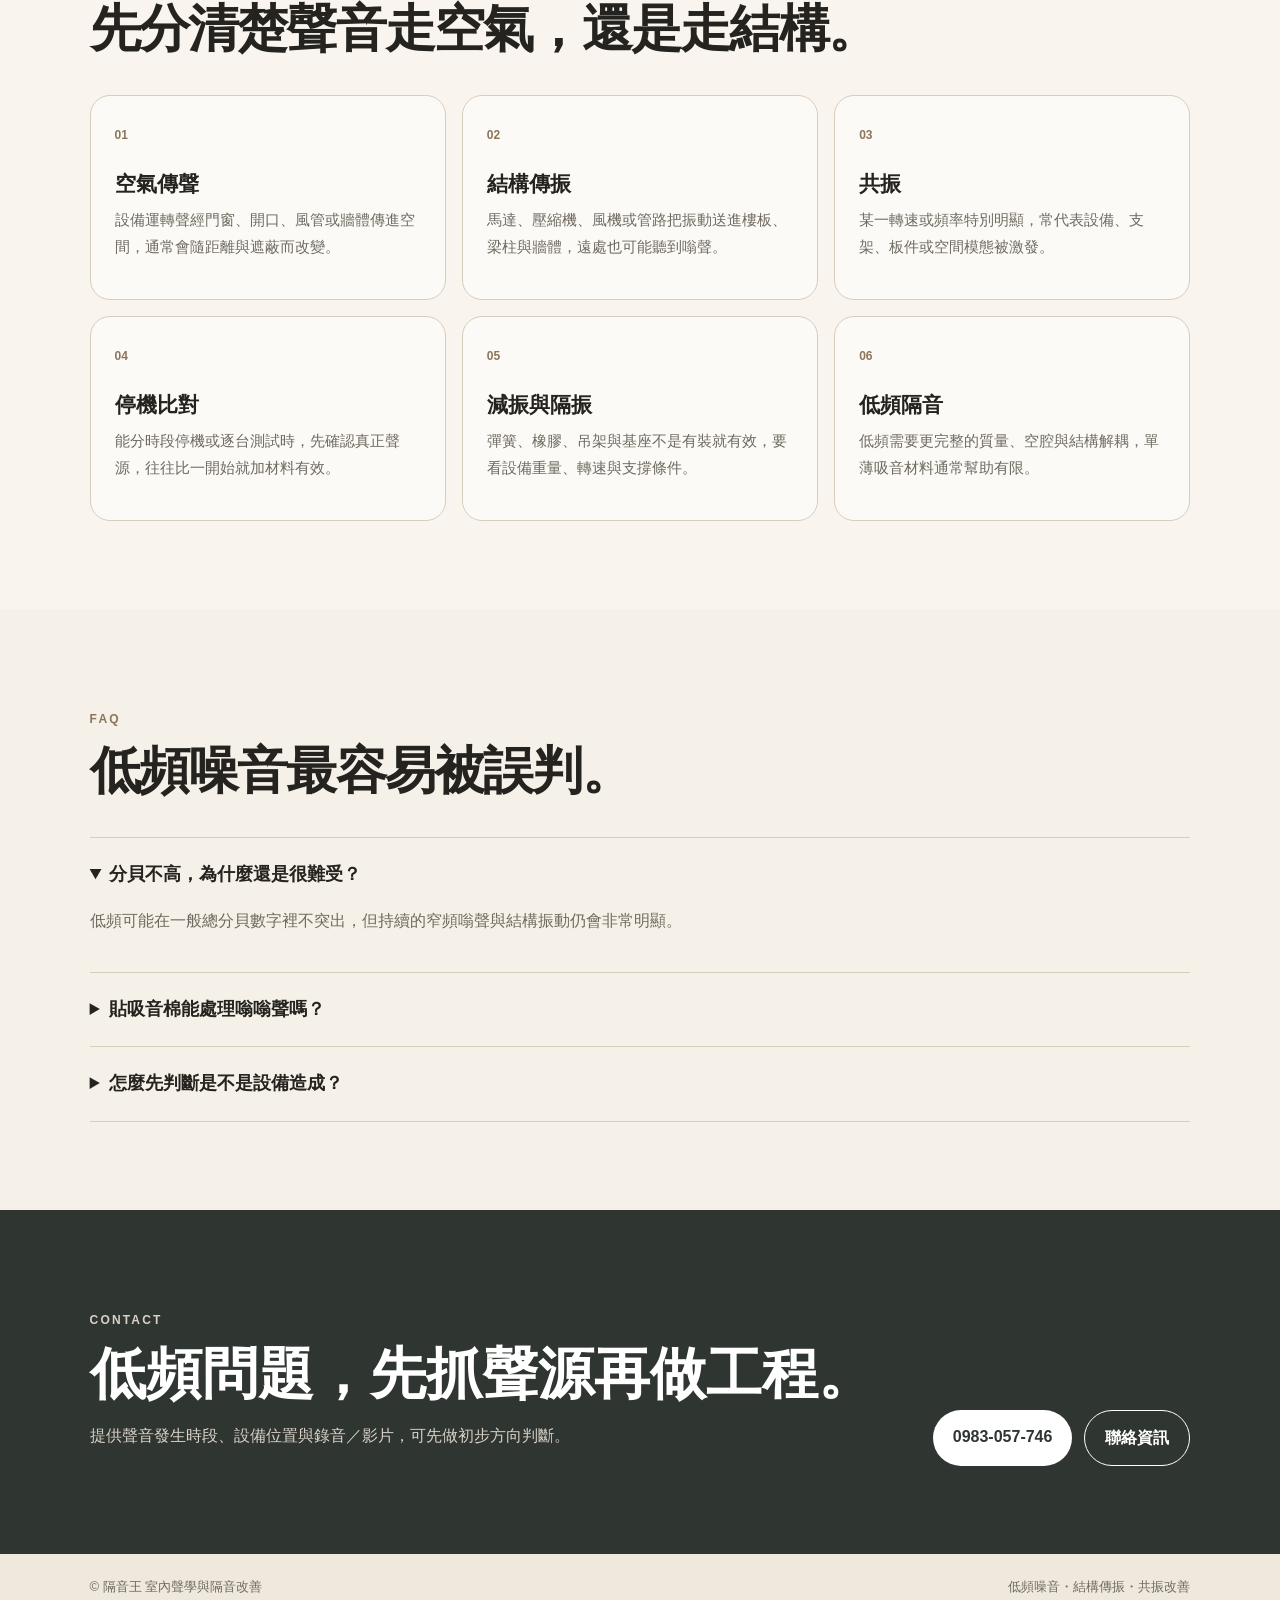
<file: low-frequency-noise.html>
<!doctype html><html lang="zh-Hant"><head><meta charset="utf-8"><meta name="viewport" content="width=device-width,initial-scale=1"><title>低頻噪音與嗡嗡聲改善｜冷氣、風機、馬達、結構共振｜隔音王</title><meta name="description" content="低頻噪音常見於冷氣、風機、馬達、管路與設備共振。隔音王區分空氣聲、結構振動與共振路徑，針對住宅、辦公室與設備噪音提出改善方向。"><link rel="canonical" href="https://howbigger.com/low-frequency-noise.html"><link rel="stylesheet" href="styles.css"><script type="application/ld+json">{"@context":"https://schema.org","@type":"Service","name":"低頻噪音與結構傳振改善","provider":{"@type":"ProfessionalService","name":"隔音王 室內聲學與隔音改善","telephone":"+886-983-057-746"},"areaServed":["桃園市","台北市","新北市","新竹地區","台灣"]}</script></head><body><header class="site-header"><a class="brand" href="/"><span class="brand-mark">隔</span><span>隔音王</span></a><nav><a href="/">首頁</a><a href="home-theater-acoustics.html">視聽室</a><a href="office-soundproofing.html">辦公室隔音</a><a href="door-window-soundproofing.html">隔音門窗</a><a class="nav-cta" href="contact.html">聯絡我們</a></nav></header><main><section class="hero"><div class="hero-copy"><p class="eyebrow">LOW FREQUENCY · VIBRATION</p><h1>最難處理的，<br><em>常常不是「很大聲」。</em></h1><p class="lead">嗡嗡聲、悶悶的低頻、牆或地板微微震動，可能來自冷氣、風機、馬達、管路或建築結構。這類問題不能只看分貝，要先分清楚空氣聲、結構傳振與共振。</p><div class="actions"><a class="btn primary" href="tel:0983057746">噪音工程 0983-057-746</a><a class="btn secondary" href="#method">看判斷方式</a></div></div><div class="hero-visual"><div class="visual-main lowfreq-photo"><span>LOW<br>FREQ.</span></div></div></section><section class="section"><div class="section-head"><p class="eyebrow">REAL SITE · 現場判斷</p><h2>低頻問題，通常要同時看空調、牆面、地坪與結構。</h2><p>低頻與結構傳振很少只靠一張照片就能下結論。現場會把設備位置、固定方式、牆面與地坪接觸關係、房間內最明顯的位置一起比對，再決定是減振、隔振、隔音還是共振控制。</p></div><div class="gallery-grid"><figure><img src="assets/102846_0.jpg" alt="有空調設備的室內聲學空間現場" loading="lazy"><figcaption>空調與室內空間｜先確認設備與房間的關係</figcaption></figure><figure><img src="assets/102874_0.jpg" alt="住宅地坪拆除後進行減振與結構界面施工" loading="lazy"><figcaption>地坪與結構｜硬接觸與聲橋會讓振動一路傳出去</figcaption></figure><figure><img src="assets/102910_0.jpg" alt="住宅室內牆面與地坪聲學施工現場" loading="lazy"><figcaption>整體路徑｜牆、地板、空調開口需要一起看</figcaption></figure></div></section><section id="method" class="section soft"><div class="section-head"><p class="eyebrow">DIAGNOSIS FIRST</p><h2>先分清楚聲音走空氣，還是走結構。</h2></div><div class="grid six"><article class="card"><span>01</span><h3>空氣傳聲</h3><p>設備運轉聲經門窗、開口、風管或牆體傳進空間，通常會隨距離與遮蔽而改變。</p></article><article class="card"><span>02</span><h3>結構傳振</h3><p>馬達、壓縮機、風機或管路把振動送進樓板、梁柱與牆體，遠處也可能聽到嗡聲。</p></article><article class="card"><span>03</span><h3>共振</h3><p>某一轉速或頻率特別明顯，常代表設備、支架、板件或空間模態被激發。</p></article><article class="card"><span>04</span><h3>停機比對</h3><p>能分時段停機或逐台測試時，先確認真正聲源，往往比一開始就加材料有效。</p></article><article class="card"><span>05</span><h3>減振與隔振</h3><p>彈簧、橡膠、吊架與基座不是有裝就有效，要看設備重量、轉速與支撐條件。</p></article><article class="card"><span>06</span><h3>低頻隔音</h3><p>低頻需要更完整的質量、空腔與結構解耦，單薄吸音材料通常幫助有限。</p></article></div></section><section class="section faq"><div class="section-head"><p class="eyebrow">FAQ</p><h2>低頻噪音最容易被誤判。</h2></div><details open><summary>分貝不高，為什麼還是很難受？</summary><p>低頻可能在一般總分貝數字裡不突出，但持續的窄頻嗡聲與結構振動仍會非常明顯。</p></details><details><summary>貼吸音棉能處理嗡嗡聲嗎？</summary><p>如果主因是結構傳振或低頻穿透，單純貼吸音棉通常效果有限。</p></details><details><summary>怎麼先判斷是不是設備造成？</summary><p>記錄聲音發生時段、設備啟停關係、房間內最明顯位置，以及是否伴隨牆地板震動，能大幅縮小範圍。</p></details></section><section class="section contact"><div><p class="eyebrow">CONTACT</p><h2>低頻問題，先抓聲源再做工程。</h2><p>提供聲音發生時段、設備位置與錄音／影片，可先做初步方向判斷。</p></div><div class="contact-actions"><a class="btn primary" href="tel:0983057746">0983-057-746</a><a class="btn secondary" href="contact.html">聯絡資訊</a></div></section></main><footer><span>© 隔音王 室內聲學與隔音改善</span><span>低頻噪音・結構傳振・共振改善</span></footer></body></html>
</file>
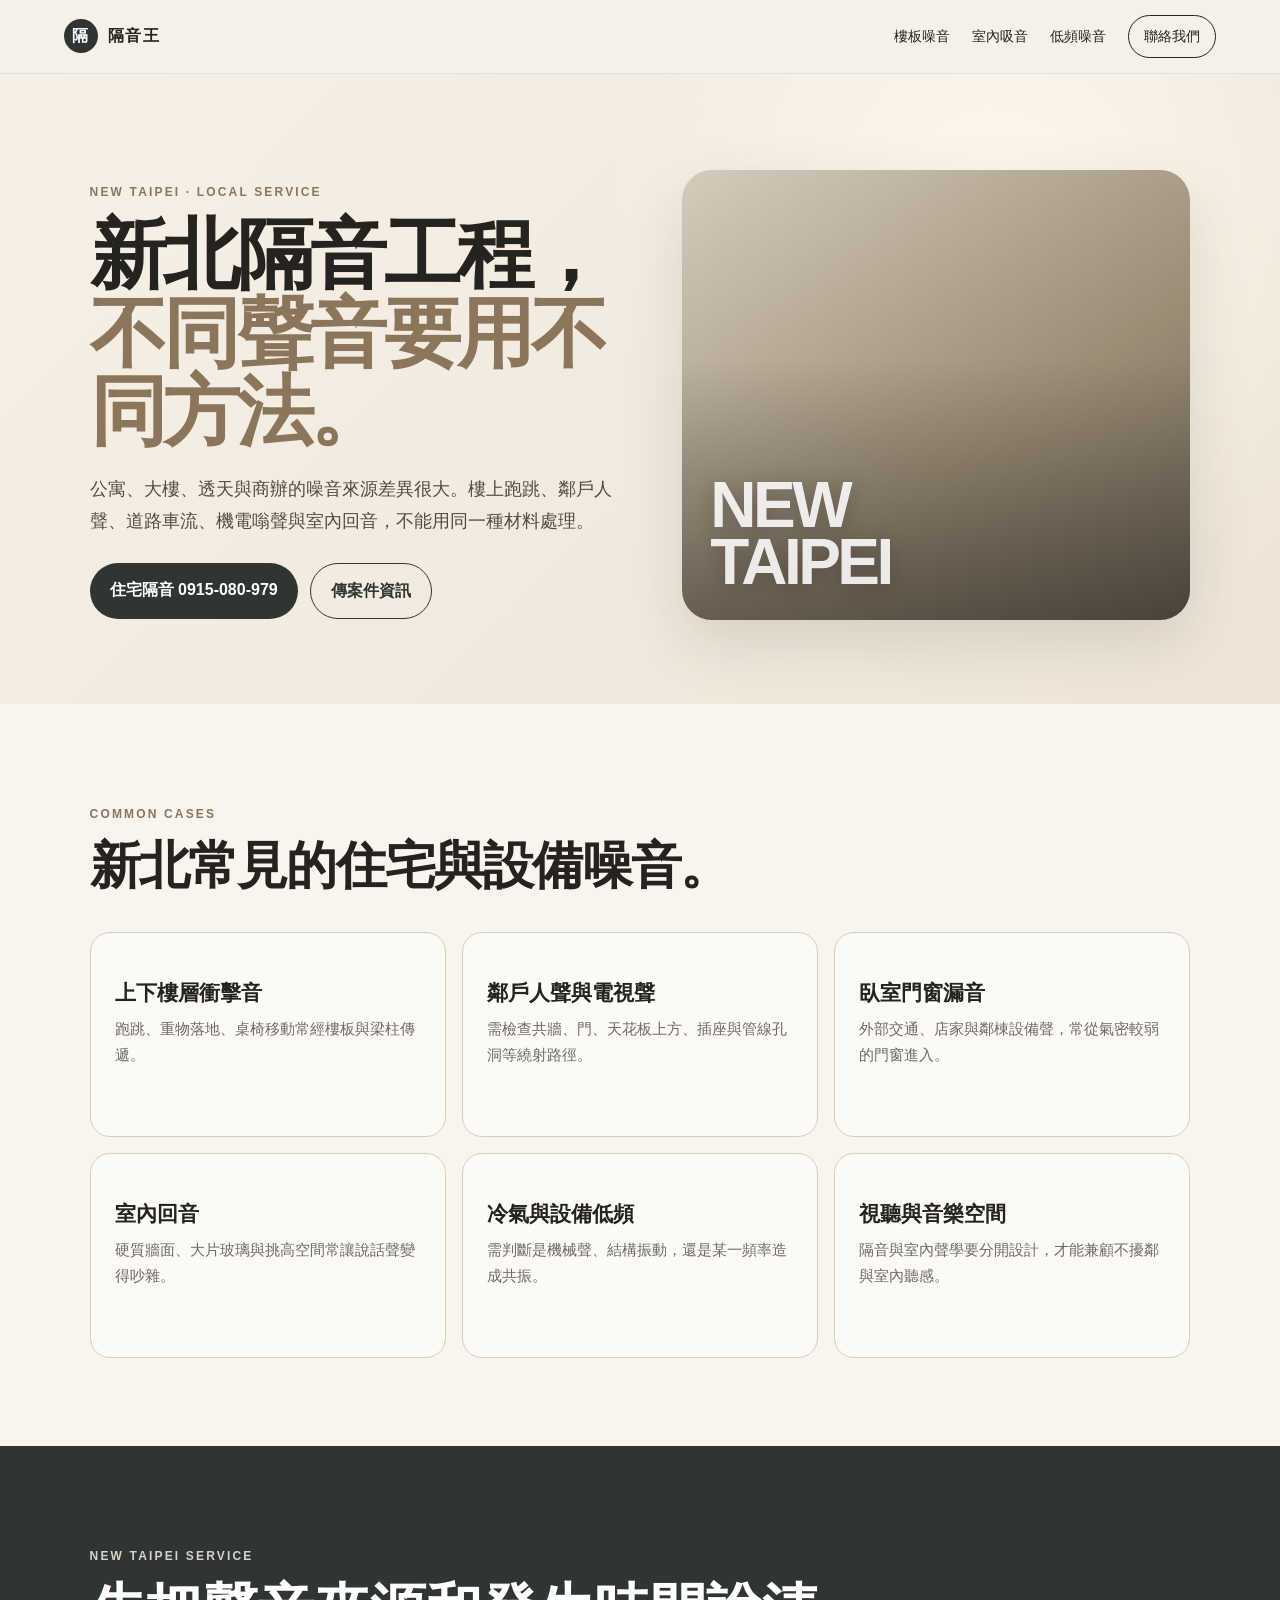
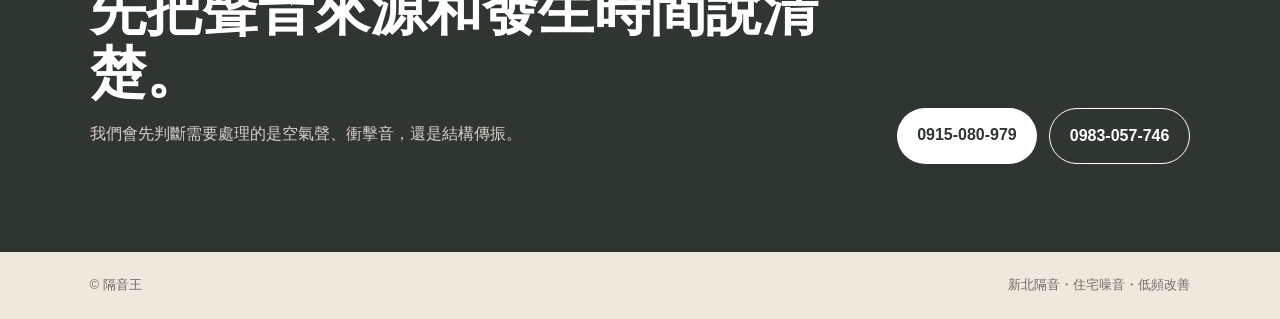
<file: new-taipei-soundproofing.html>
<!doctype html><html lang="zh-Hant"><head><meta charset="utf-8"><meta name="viewport" content="width=device-width,initial-scale=1"><title>新北隔音工程｜住宅樓板噪音、門窗、辦公室與低頻改善｜隔音王</title><meta name="description" content="新北隔音工程與室內聲學改善。處理住宅樓板衝擊音、鄰戶人聲、門窗漏音、辦公室串音、室內吸音、視聽室與設備低頻噪音。隔音王提供現場評估與改善建議。"><link rel="canonical" href="https://howbigger.com/new-taipei-soundproofing.html"><link rel="stylesheet" href="styles.css"><script type="application/ld+json">{"@context":"https://schema.org","@type":"Service","name":"新北隔音與聲學改善","areaServed":{"@type":"AdministrativeArea","name":"新北市"},"provider":{"@type":"ProfessionalService","name":"隔音王 室內聲學與隔音改善","telephone":["+886-915-080-979","+886-983-057-746"]}}</script></head><body><header class="site-header"><a class="brand" href="/"><span class="brand-mark">隔</span><span>隔音王</span></a><nav><a href="floor-impact-noise.html">樓板噪音</a><a href="acoustic-treatment.html">室內吸音</a><a href="low-frequency-noise.html">低頻噪音</a><a class="nav-cta" href="contact.html">聯絡我們</a></nav></header><main><section class="hero"><div class="hero-copy"><p class="eyebrow">NEW TAIPEI · LOCAL SERVICE</p><h1>新北隔音工程，<br><em>不同聲音要用不同方法。</em></h1><p class="lead">公寓、大樓、透天與商辦的噪音來源差異很大。樓上跑跳、鄰戶人聲、道路車流、機電嗡聲與室內回音，不能用同一種材料處理。</p><div class="actions"><a class="btn primary" href="tel:0915080979">住宅隔音 0915-080-979</a><a class="btn secondary" href="contact.html">傳案件資訊</a></div></div><div class="hero-visual"><div class="visual-main"><span>NEW<br>TAIPEI</span></div></div></section><section class="section soft"><div class="section-head"><p class="eyebrow">COMMON CASES</p><h2>新北常見的住宅與設備噪音。</h2></div><div class="grid six"><article class="card"><h3>上下樓層衝擊音</h3><p>跑跳、重物落地、桌椅移動常經樓板與梁柱傳遞。</p></article><article class="card"><h3>鄰戶人聲與電視聲</h3><p>需檢查共牆、門、天花板上方、插座與管線孔洞等繞射路徑。</p></article><article class="card"><h3>臥室門窗漏音</h3><p>外部交通、店家與鄰棟設備聲，常從氣密較弱的門窗進入。</p></article><article class="card"><h3>室內回音</h3><p>硬質牆面、大片玻璃與挑高空間常讓說話聲變得吵雜。</p></article><article class="card"><h3>冷氣與設備低頻</h3><p>需判斷是機械聲、結構振動，還是某一頻率造成共振。</p></article><article class="card"><h3>視聽與音樂空間</h3><p>隔音與室內聲學要分開設計，才能兼顧不擾鄰與室內聽感。</p></article></div></section><section class="section contact"><div><p class="eyebrow">NEW TAIPEI SERVICE</p><h2>先把聲音來源和發生時間說清楚。</h2><p>我們會先判斷需要處理的是空氣聲、衝擊音，還是結構傳振。</p></div><div class="contact-actions"><a class="btn primary" href="tel:0915080979">0915-080-979</a><a class="btn secondary" href="tel:0983057746">0983-057-746</a></div></section></main><footer><span>© 隔音王</span><span>新北隔音・住宅噪音・低頻改善</span></footer></body></html>
</file>
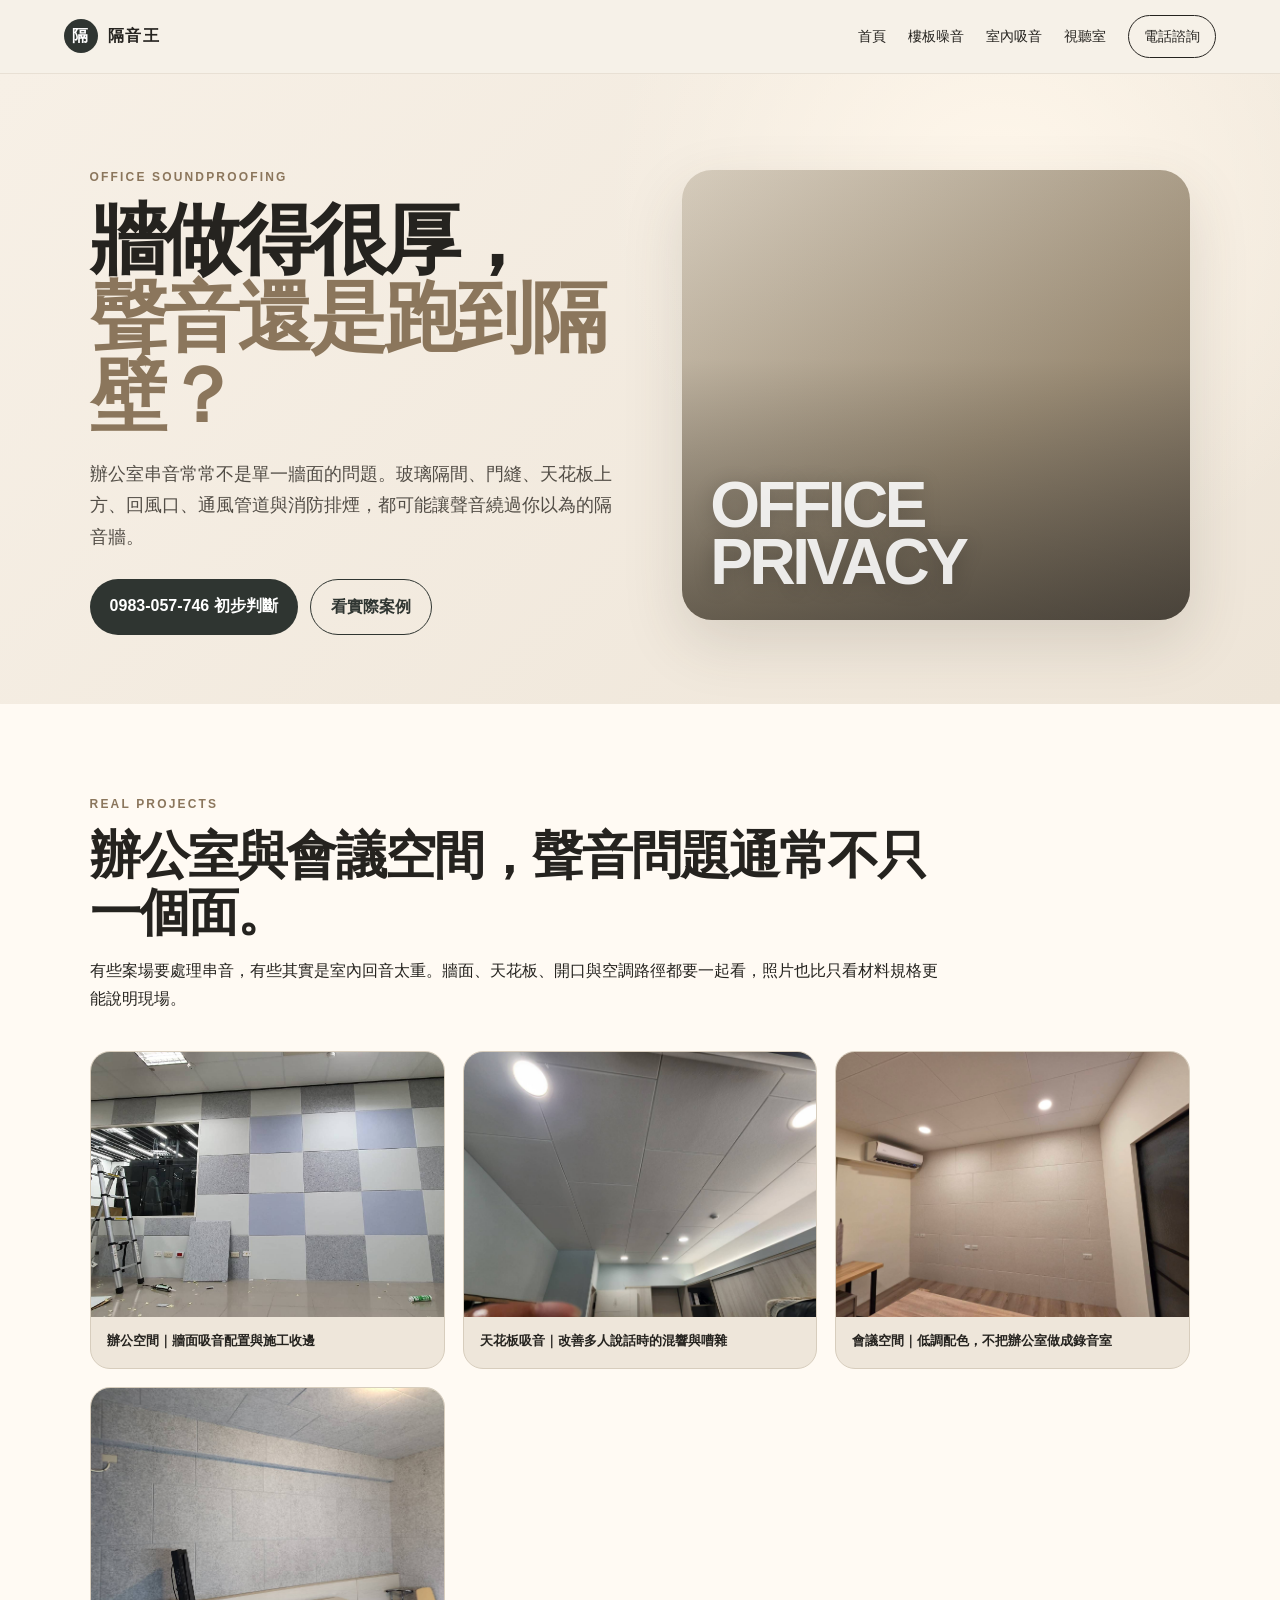
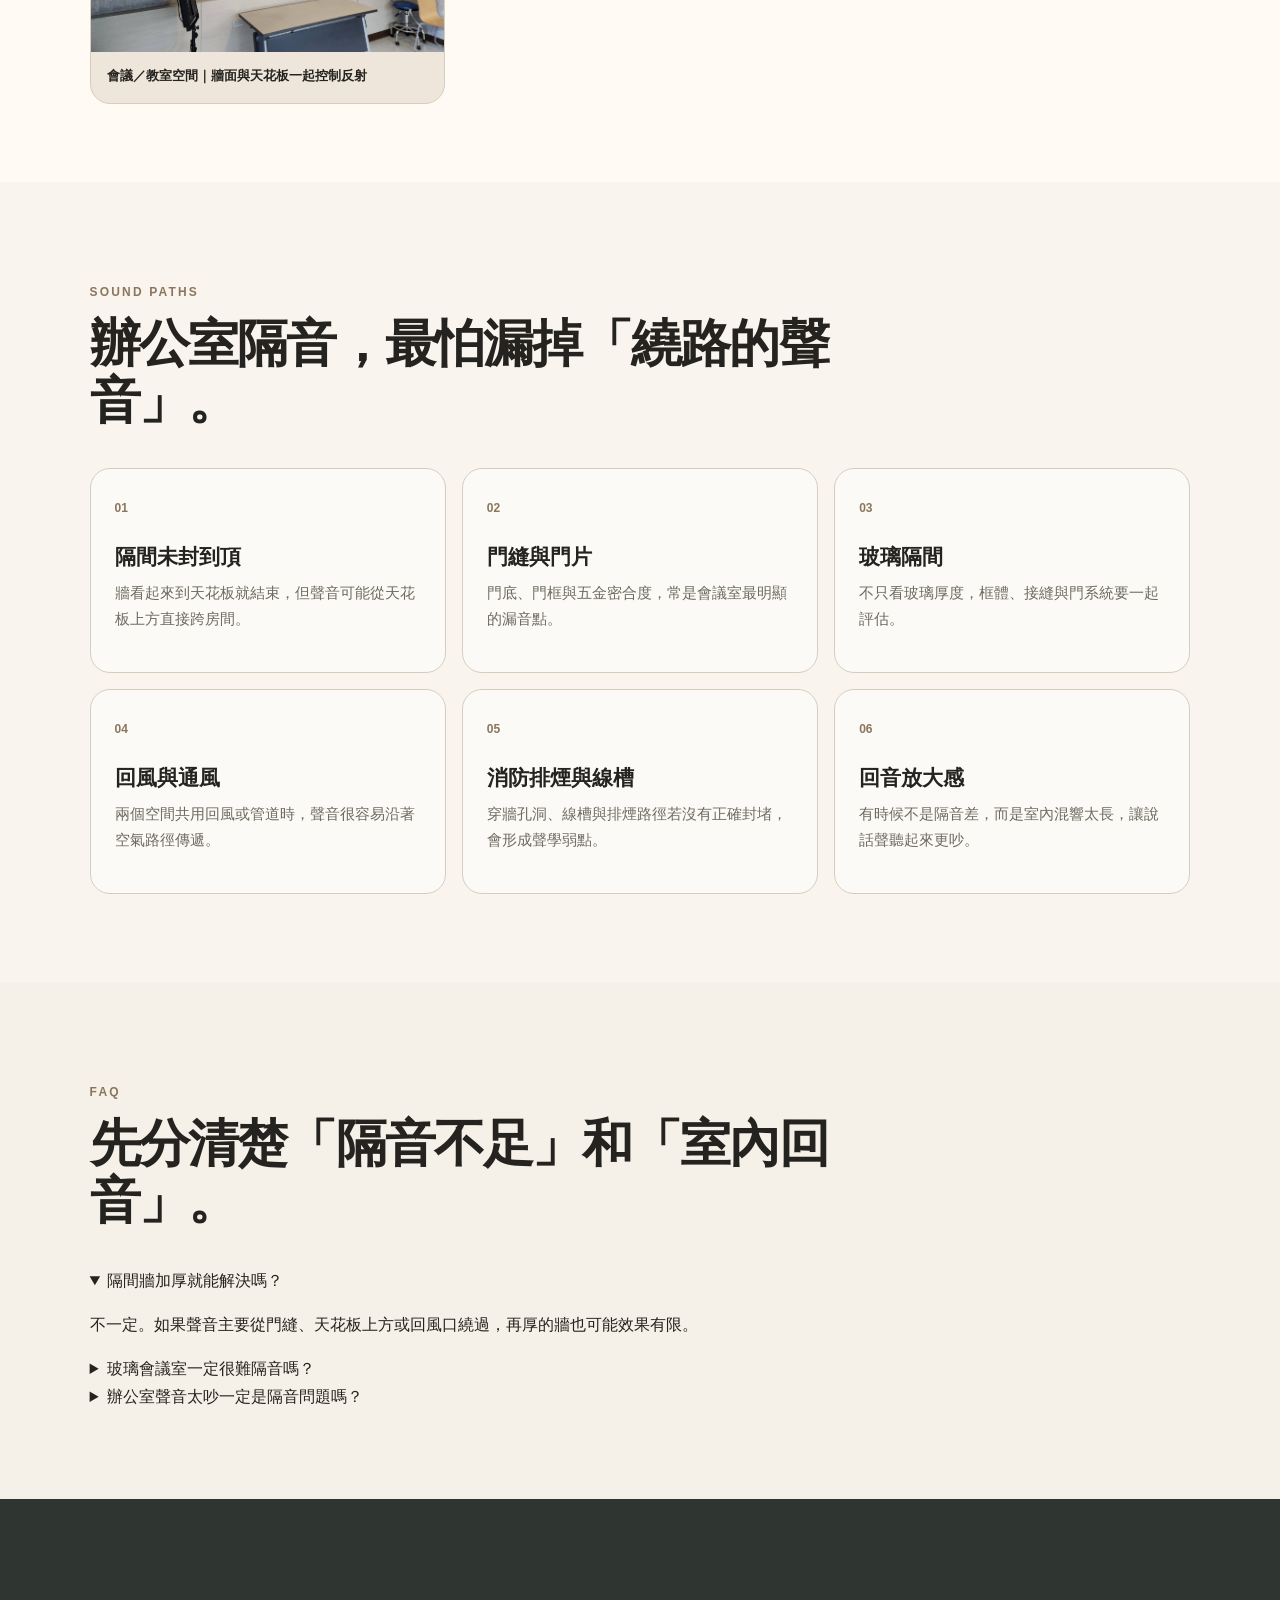
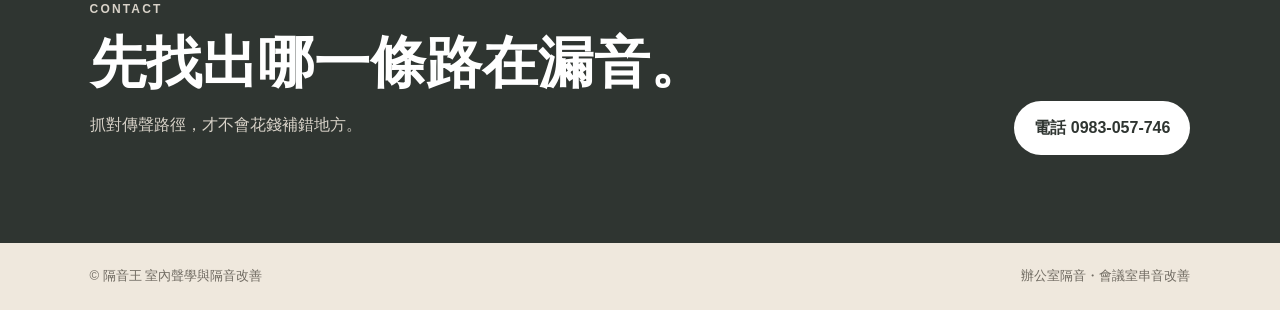
<file: office-soundproofing.html>
<!doctype html><html lang="zh-Hant"><head><meta charset="utf-8"><meta name="viewport" content="width=device-width,initial-scale=1"><title>辦公室隔音與串音改善｜玻璃隔間、門縫、天花板、空調回風｜隔音王</title><meta name="description" content="辦公室會議室隔音與串音改善。從隔間牆、玻璃、門縫、天花板上方、通風與回風路徑找出真正漏音位置。桃園、台北、新北及全台服務。"><link rel="canonical" href="https://howbigger.com/office-soundproofing.html"><link rel="stylesheet" href="styles.css"><script type="application/ld+json">{"@context":"https://schema.org","@type":"Service","name":"辦公室隔音與串音改善","provider":{"@type":"ProfessionalService","name":"隔音王 室內聲學與隔音改善","telephone":"+886-983-057-746"},"areaServed":["桃園市","台北市","新北市","台灣"]}</script></head><body><header class="site-header"><a class="brand" href="/"><span class="brand-mark">隔</span><span>隔音王</span></a><nav><a href="/">首頁</a><a href="floor-impact-noise.html">樓板噪音</a><a href="acoustic-treatment.html">室內吸音</a><a href="home-theater-acoustics.html">視聽室</a><a class="nav-cta" href="tel:0983057746">電話諮詢</a></nav></header><main><section class="hero"><div class="hero-copy"><p class="eyebrow">OFFICE SOUNDPROOFING</p><h1>牆做得很厚，<br><em>聲音還是跑到隔壁？</em></h1><p class="lead">辦公室串音常常不是單一牆面的問題。玻璃隔間、門縫、天花板上方、回風口、通風管道與消防排煙，都可能讓聲音繞過你以為的隔音牆。</p><div class="actions"><a class="btn primary" href="tel:0983057746">0983-057-746 初步判斷</a><a class="btn secondary" href="#office-projects">看實際案例</a></div></div><div class="hero-visual"><div class="visual-main"><span>OFFICE<br>PRIVACY</span></div></div></section><section id="office-projects" class="project-gallery"><div class="section-head"><p class="eyebrow">REAL PROJECTS</p><h2>辦公室與會議空間，聲音問題通常不只一個面。</h2><p>有些案場要處理串音，有些其實是室內回音太重。牆面、天花板、開口與空調路徑都要一起看，照片也比只看材料規格更能說明現場。</p></div><div class="gallery-grid"><figure><img src="assets/102849_0.jpg" alt="辦公室會議空間牆面吸音施工案例" loading="eager"><figcaption>辦公空間｜牆面吸音配置與施工收邊</figcaption></figure><figure><img src="assets/102848_0.jpg" alt="辦公室天花板吸音完工案例" loading="lazy"><figcaption>天花板吸音｜改善多人說話時的混響與嘈雜</figcaption></figure><figure><img src="assets/102839_0.jpg" alt="辦公室灰色吸音牆完工案例" loading="lazy"><figcaption>會議空間｜低調配色，不把辦公室做成錄音室</figcaption></figure><figure><img src="assets/102867_0.jpg" alt="會議室牆面天花板吸音工程案例" loading="lazy"><figcaption>會議／教室空間｜牆面與天花板一起控制反射</figcaption></figure></div></section><section id="paths" class="section soft"><div class="section-head"><p class="eyebrow">SOUND PATHS</p><h2>辦公室隔音，最怕漏掉「繞路的聲音」。</h2></div><div class="grid six"><article class="card"><span>01</span><h3>隔間未封到頂</h3><p>牆看起來到天花板就結束，但聲音可能從天花板上方直接跨房間。</p></article><article class="card"><span>02</span><h3>門縫與門片</h3><p>門底、門框與五金密合度，常是會議室最明顯的漏音點。</p></article><article class="card"><span>03</span><h3>玻璃隔間</h3><p>不只看玻璃厚度，框體、接縫與門系統要一起評估。</p></article><article class="card"><span>04</span><h3>回風與通風</h3><p>兩個空間共用回風或管道時，聲音很容易沿著空氣路徑傳遞。</p></article><article class="card"><span>05</span><h3>消防排煙與線槽</h3><p>穿牆孔洞、線槽與排煙路徑若沒有正確封堵，會形成聲學弱點。</p></article><article class="card"><span>06</span><h3>回音放大感</h3><p>有時候不是隔音差，而是室內混響太長，讓說話聲聽起來更吵。</p></article></div></section><section class="section"><div class="section-head"><p class="eyebrow">FAQ</p><h2>先分清楚「隔音不足」和「室內回音」。</h2></div><details open><summary>隔間牆加厚就能解決嗎？</summary><p>不一定。如果聲音主要從門縫、天花板上方或回風口繞過，再厚的牆也可能效果有限。</p></details><details><summary>玻璃會議室一定很難隔音嗎？</summary><p>可以改善，但要一起看玻璃組合、框體、門與氣密，不宜只看單一玻璃厚度。</p></details><details><summary>辦公室聲音太吵一定是隔音問題嗎？</summary><p>不一定。開放辦公室常見的是混響與語音干擾，需要吸音與空間配置，而不是只做隔音。</p></details></section><section class="section contact"><div><p class="eyebrow">CONTACT</p><h2>先找出哪一條路在漏音。</h2><p>抓對傳聲路徑，才不會花錢補錯地方。</p></div><div class="contact-actions"><a class="btn primary" href="tel:0983057746">電話 0983-057-746</a></div></section></main><footer><span>© 隔音王 室內聲學與隔音改善</span><span>辦公室隔音・會議室串音改善</span></footer></body></html>
</file>
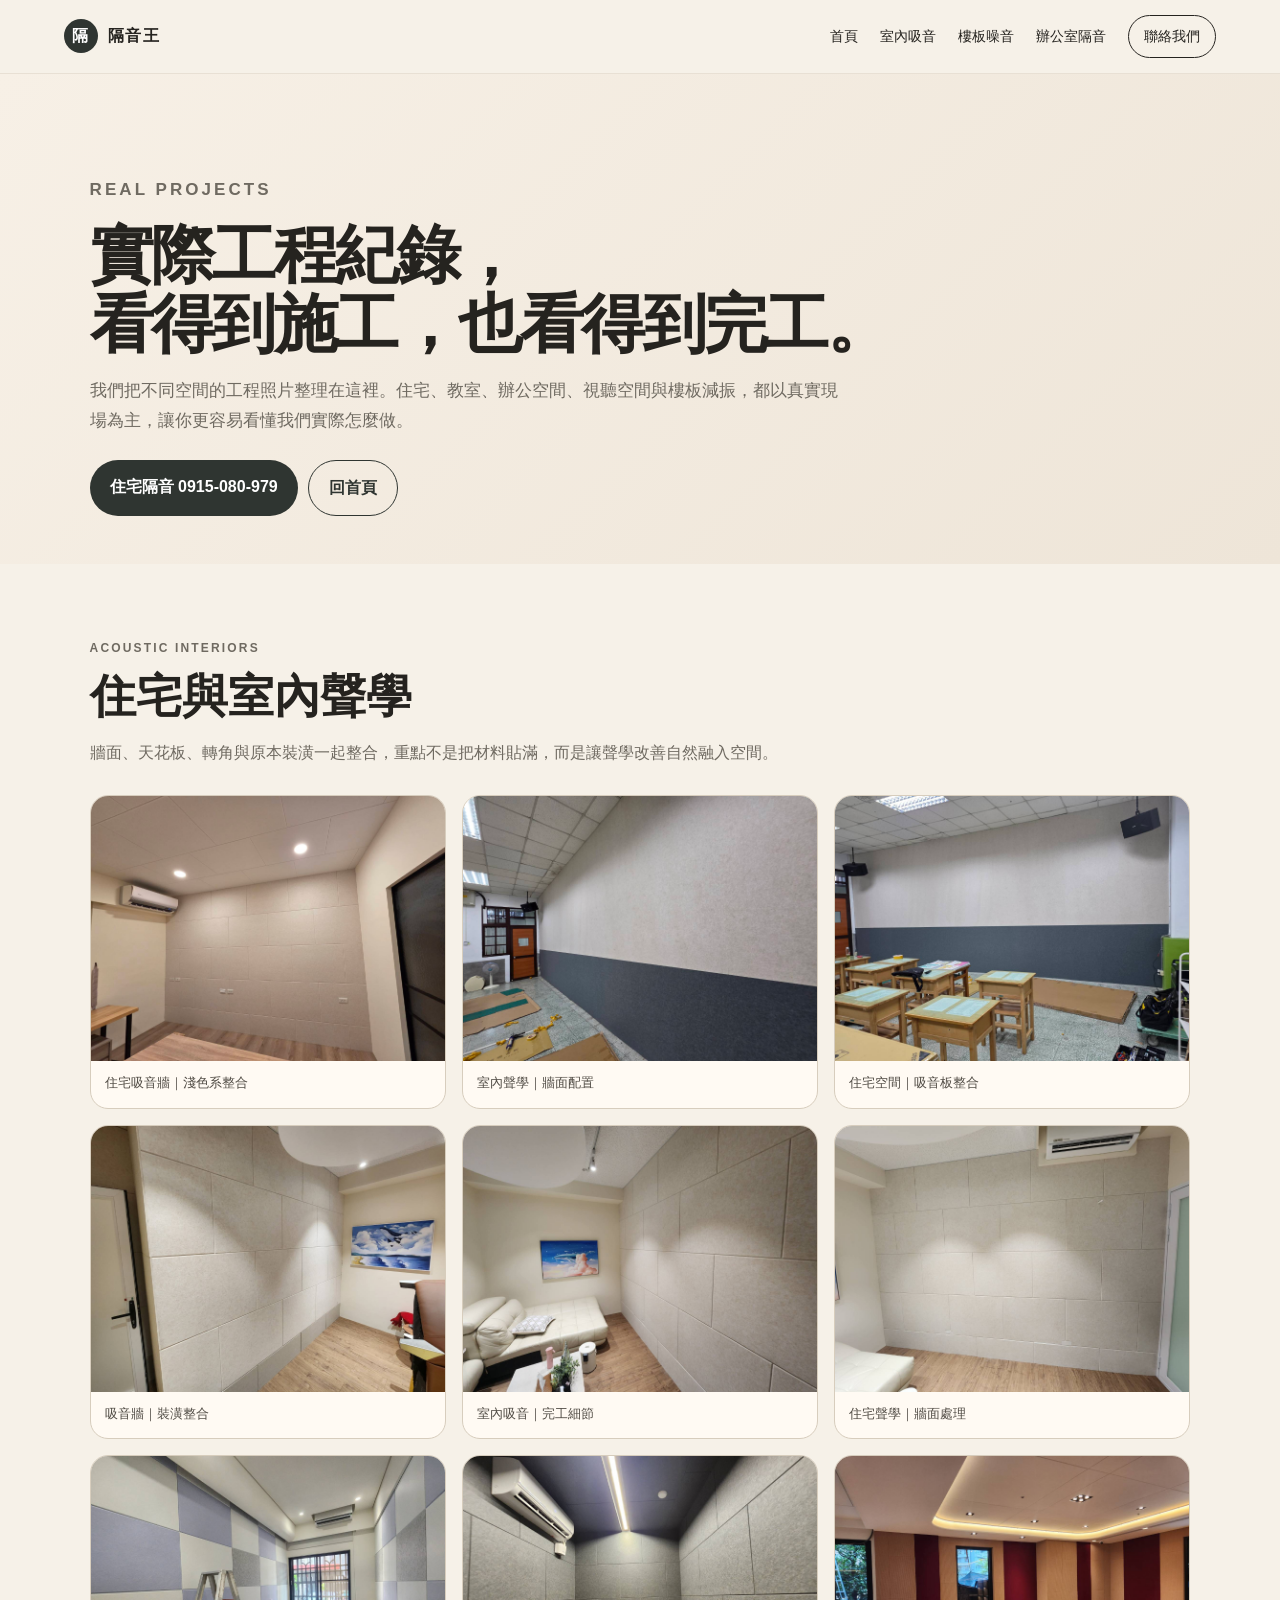
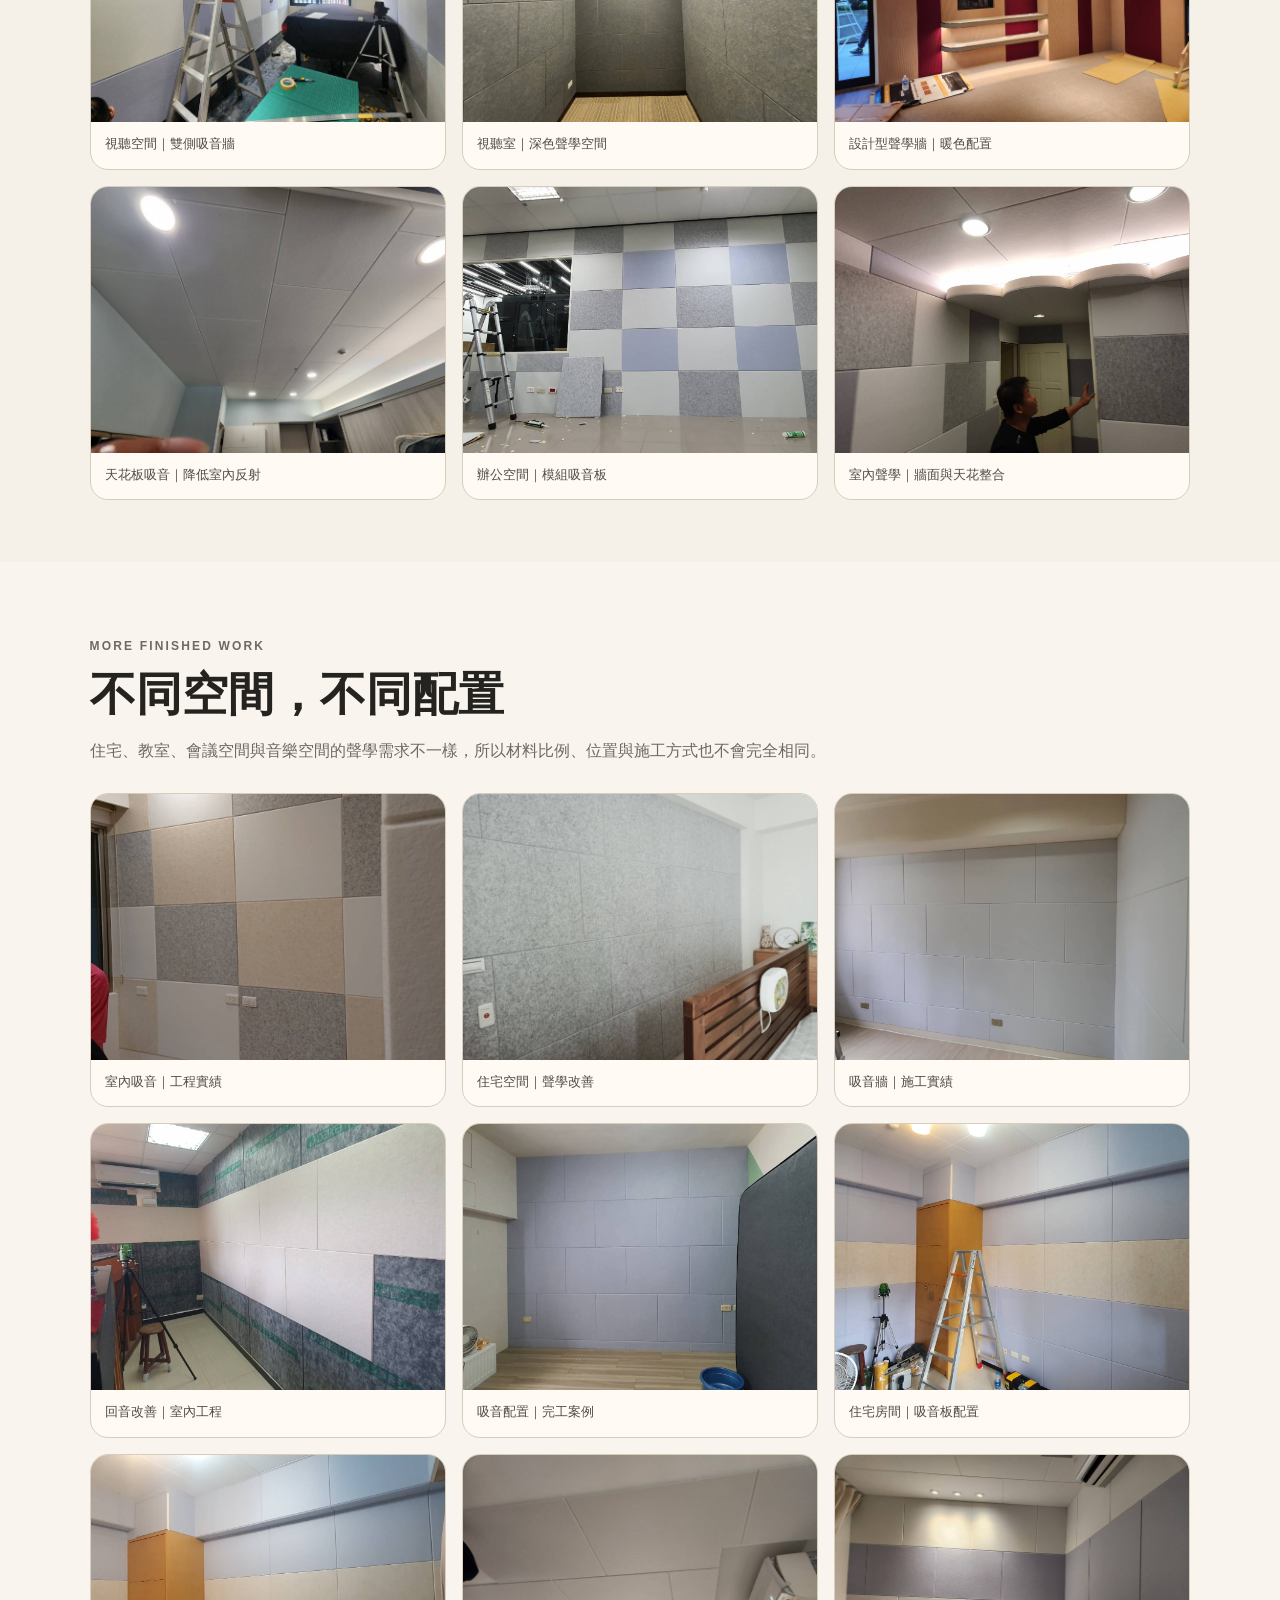
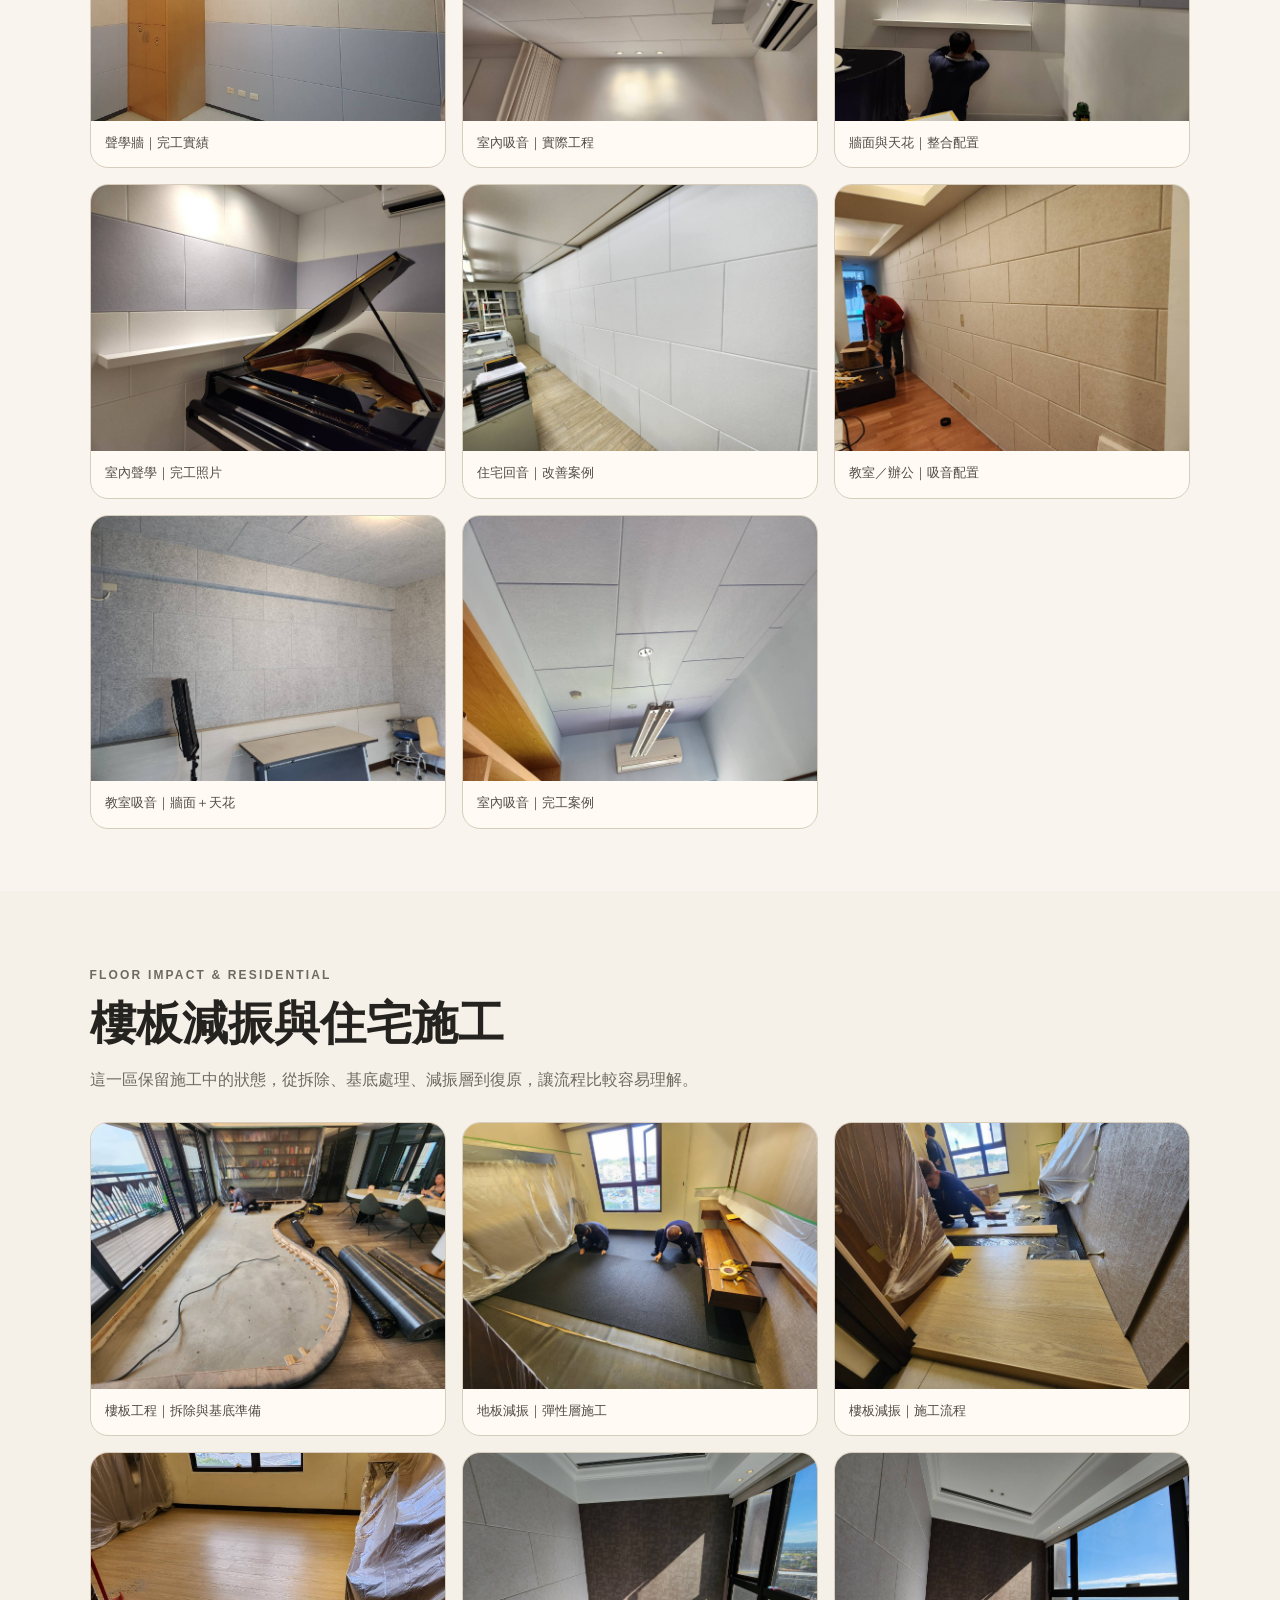
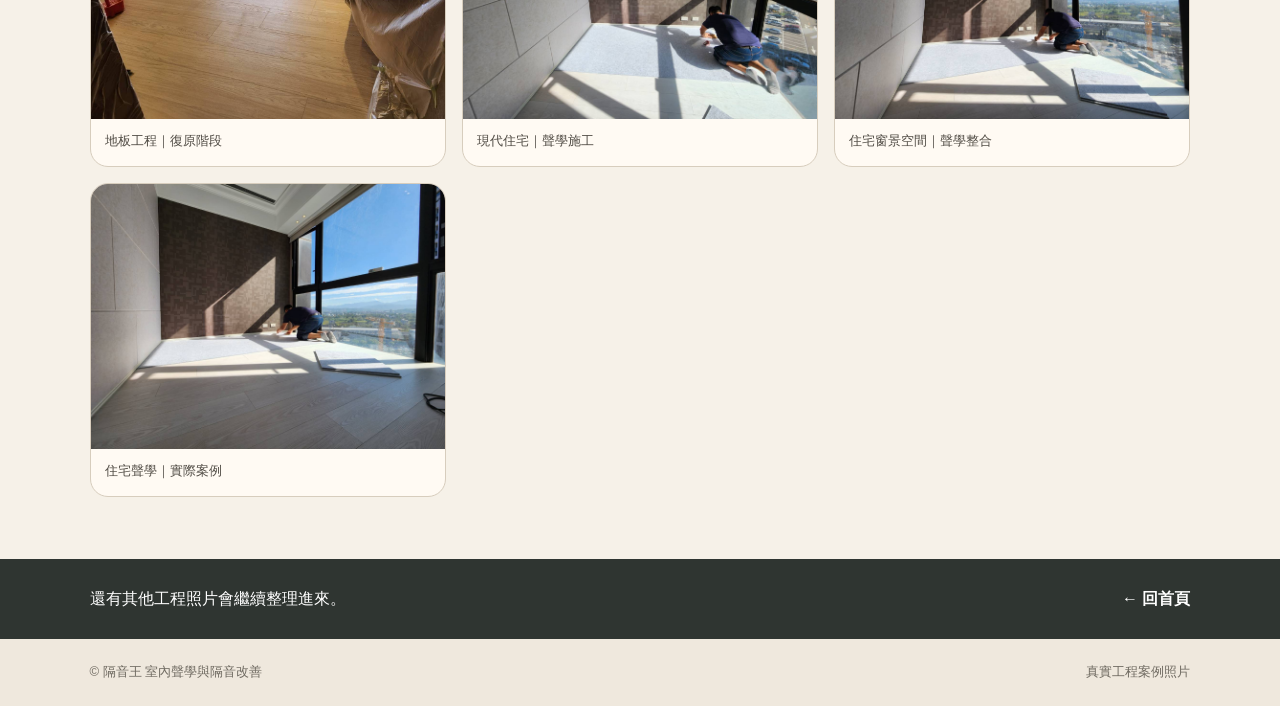
<file: projects.html>
<!doctype html><html lang="zh-Hant"><head><meta charset="utf-8"><meta name="viewport" content="width=device-width,initial-scale=1"><title>工程案例照片｜住宅吸音、室內聲學、樓板減振施工｜隔音王</title><meta name="description" content="隔音王實際工程案例照片，包含住宅吸音牆、天花板吸音、教室與辦公空間聲學、視聽空間以及樓板減振施工流程。"><link rel="canonical" href="https://howbigger.com/projects.html"><link rel="stylesheet" href="styles.css"><style>.gallery-hero{padding:84px 7vw 48px;background:linear-gradient(135deg,#f7f0e6,#eee5d8)}.gallery-hero h1{font-size:clamp(38px,5vw,66px);line-height:1.08;margin:8px 0 16px;letter-spacing:-.04em}.gallery-hero p{max-width:760px;color:#6f6a61;font-size:17px}.gallery-actions{display:flex;gap:10px;flex-wrap:wrap;margin-top:24px}.album{padding:62px 7vw}.album.alt{background:#f9f5ee}.album-head{max-width:780px;margin-bottom:28px}.album-head h2{font-size:clamp(30px,3.6vw,48px);line-height:1.12;margin:8px 0 10px}.album-head p{color:#6f6a61}.photo-wall{display:grid;grid-template-columns:repeat(3,minmax(0,1fr));gap:16px}.shot{margin:0;background:#fffaf3;border:1px solid #d7cdbd;border-radius:18px;overflow:hidden}.shot img{display:block;width:100%;aspect-ratio:4/3;object-fit:cover;background:#ebe3d6}.shot figcaption{padding:11px 14px 13px;font-size:13px;color:#514c45}.backbar{padding:26px 7vw;background:#2f3531;display:flex;justify-content:space-between;gap:20px;align-items:center;color:#fff}.backbar a{color:#fff;text-decoration:none;font-weight:800}@media(max-width:900px){.photo-wall{grid-template-columns:repeat(2,minmax(0,1fr))}}@media(max-width:600px){.gallery-hero{padding:70px 6vw 38px}.album{padding:48px 6vw}.photo-wall{grid-template-columns:1fr;gap:13px}.shot{border-radius:15px}.backbar{display:block}.backbar a{display:inline-block;margin-top:8px}}</style></head><body><header class="site-header"><a class="brand" href="/"><span class="brand-mark">隔</span><span>隔音王</span></a><nav><a href="/">首頁</a><a href="acoustic-treatment.html">室內吸音</a><a href="floor-impact-noise.html">樓板噪音</a><a href="office-soundproofing.html">辦公室隔音</a><a class="nav-cta" href="contact.html">聯絡我們</a></nav></header><main><section class="gallery-hero"><p class="eyebrow">REAL PROJECTS</p><h1>實際工程紀錄，<br>看得到施工，也看得到完工。</h1><p>我們把不同空間的工程照片整理在這裡。住宅、教室、辦公空間、視聽空間與樓板減振，都以真實現場為主，讓你更容易看懂我們實際怎麼做。</p><div class="gallery-actions"><a class="btn primary" href="tel:0915080979">住宅隔音 0915-080-979</a><a class="btn secondary" href="/">回首頁</a></div></section><section class="album"><div class="album-head"><p class="eyebrow">ACOUSTIC INTERIORS</p><h2>住宅與室內聲學</h2><p>牆面、天花板、轉角與原本裝潢一起整合，重點不是把材料貼滿，而是讓聲學改善自然融入空間。</p></div><div class="photo-wall"><figure class="shot"><img src="assets/102839_0.jpg" alt="住宅室內吸音牆完工案例" loading="lazy"><figcaption>住宅吸音牆｜淺色系整合</figcaption></figure><figure class="shot"><img src="assets/102840_0.jpg" alt="室內聲學吸音工程案例" loading="lazy"><figcaption>室內聲學｜牆面配置</figcaption></figure><figure class="shot"><img src="assets/102841_0.jpg" alt="住宅吸音板施工案例" loading="lazy"><figcaption>住宅空間｜吸音板整合</figcaption></figure><figure class="shot"><img src="assets/102842_0.jpg" alt="吸音牆與室內裝潢案例" loading="lazy"><figcaption>吸音牆｜裝潢整合</figcaption></figure><figure class="shot"><img src="assets/102843_0.jpg" alt="室內吸音牆案例" loading="lazy"><figcaption>室內吸音｜完工細節</figcaption></figure><figure class="shot"><img src="assets/102844_0.jpg" alt="住宅聲學改善案例" loading="lazy"><figcaption>住宅聲學｜牆面處理</figcaption></figure><figure class="shot"><img src="assets/102845_0.jpg" alt="視聽空間吸音牆施工案例" loading="lazy"><figcaption>視聽空間｜雙側吸音牆</figcaption></figure><figure class="shot"><img src="assets/102846_0.jpg" alt="深色視聽室吸音牆完工案例" loading="lazy"><figcaption>視聽室｜深色聲學空間</figcaption></figure><figure class="shot"><img src="assets/102847_0.jpg" alt="設計型室內聲學牆案例" loading="lazy"><figcaption>設計型聲學牆｜暖色配置</figcaption></figure><figure class="shot"><img src="assets/102848_0.jpg" alt="天花板吸音工程案例" loading="lazy"><figcaption>天花板吸音｜降低室內反射</figcaption></figure><figure class="shot"><img src="assets/102849_0.jpg" alt="辦公空間吸音板施工案例" loading="lazy"><figcaption>辦公空間｜模組吸音板</figcaption></figure><figure class="shot"><img src="assets/102850_0.jpg" alt="室內聲學吸音板完工案例" loading="lazy"><figcaption>室內聲學｜牆面與天花整合</figcaption></figure></div></section><section class="album alt"><div class="album-head"><p class="eyebrow">MORE FINISHED WORK</p><h2>不同空間，不同配置</h2><p>住宅、教室、會議空間與音樂空間的聲學需求不一樣，所以材料比例、位置與施工方式也不會完全相同。</p></div><div class="photo-wall"><figure class="shot"><img src="assets/102855_0.jpg" alt="吸音板室內工程實績" loading="lazy"><figcaption>室內吸音｜工程實績</figcaption></figure><figure class="shot"><img src="assets/102856_0.jpg" alt="住宅吸音工程實績" loading="lazy"><figcaption>住宅空間｜聲學改善</figcaption></figure><figure class="shot"><img src="assets/102857_0.jpg" alt="吸音牆施工實績" loading="lazy"><figcaption>吸音牆｜施工實績</figcaption></figure><figure class="shot"><img src="assets/102858_0.jpg" alt="室內回音改善工程" loading="lazy"><figcaption>回音改善｜室內工程</figcaption></figure><figure class="shot"><img src="assets/102859_0.jpg" alt="室內吸音材料配置案例" loading="lazy"><figcaption>吸音配置｜完工案例</figcaption></figure><figure class="shot"><img src="assets/102860_0.jpg" alt="住宅室內吸音板安裝案例" loading="lazy"><figcaption>住宅房間｜吸音板配置</figcaption></figure><figure class="shot"><img src="assets/102861_0.jpg" alt="聲學吸音牆工程案例" loading="lazy"><figcaption>聲學牆｜完工實績</figcaption></figure><figure class="shot"><img src="assets/102862_0.jpg" alt="室內吸音工程照片" loading="lazy"><figcaption>室內吸音｜實際工程</figcaption></figure><figure class="shot"><img src="assets/102863_0.jpg" alt="吸音牆與天花板案例" loading="lazy"><figcaption>牆面與天花｜整合配置</figcaption></figure><figure class="shot"><img src="assets/102864_0.jpg" alt="室內聲學完工照片" loading="lazy"><figcaption>室內聲學｜完工照片</figcaption></figure><figure class="shot"><img src="assets/102865_0.jpg" alt="住宅回音改善案例" loading="lazy"><figcaption>住宅回音｜改善案例</figcaption></figure><figure class="shot"><img src="assets/102866_0.jpg" alt="辦公教室吸音案例" loading="lazy"><figcaption>教室／辦公｜吸音配置</figcaption></figure><figure class="shot"><img src="assets/102867_0.jpg" alt="教室吸音牆與天花板完工案例" loading="lazy"><figcaption>教室吸音｜牆面＋天花</figcaption></figure><figure class="shot"><img src="assets/102868_0.jpg" alt="室內吸音完工案例" loading="lazy"><figcaption>室內吸音｜完工案例</figcaption></figure></div></section><section class="album"><div class="album-head"><p class="eyebrow">FLOOR IMPACT & RESIDENTIAL</p><h2>樓板減振與住宅施工</h2><p>這一區保留施工中的狀態，從拆除、基底處理、減振層到復原，讓流程比較容易理解。</p></div><div class="photo-wall"><figure class="shot"><img src="assets/102874_0.jpg" alt="住宅樓板拆除與減振施工準備" loading="lazy"><figcaption>樓板工程｜拆除與基底準備</figcaption></figure><figure class="shot"><img src="assets/102898_0.jpg" alt="住宅地板減振層施工" loading="lazy"><figcaption>地板減振｜彈性層施工</figcaption></figure><figure class="shot"><img src="assets/102901_0.jpg" alt="住宅樓板隔音減振施工流程" loading="lazy"><figcaption>樓板減振｜施工流程</figcaption></figure><figure class="shot"><img src="assets/102902_0.jpg" alt="住宅地板隔音復原工程" loading="lazy"><figcaption>地板工程｜復原階段</figcaption></figure><figure class="shot"><img src="assets/102910_0.jpg" alt="現代住宅室內聲學施工案例" loading="lazy"><figcaption>現代住宅｜聲學施工</figcaption></figure><figure class="shot"><img src="assets/102911_0.jpg" alt="大片窗景住宅聲學工程案例" loading="lazy"><figcaption>住宅窗景空間｜聲學整合</figcaption></figure><figure class="shot"><img src="assets/102912_0.jpg" alt="住宅室內聲學完工與施工案例" loading="lazy"><figcaption>住宅聲學｜實際案例</figcaption></figure></div></section><section class="backbar"><div>還有其他工程照片會繼續整理進來。</div><a href="/">← 回首頁</a></section></main><footer><span>© 隔音王 室內聲學與隔音改善</span><span>真實工程案例照片</span></footer></body></html>
</file>
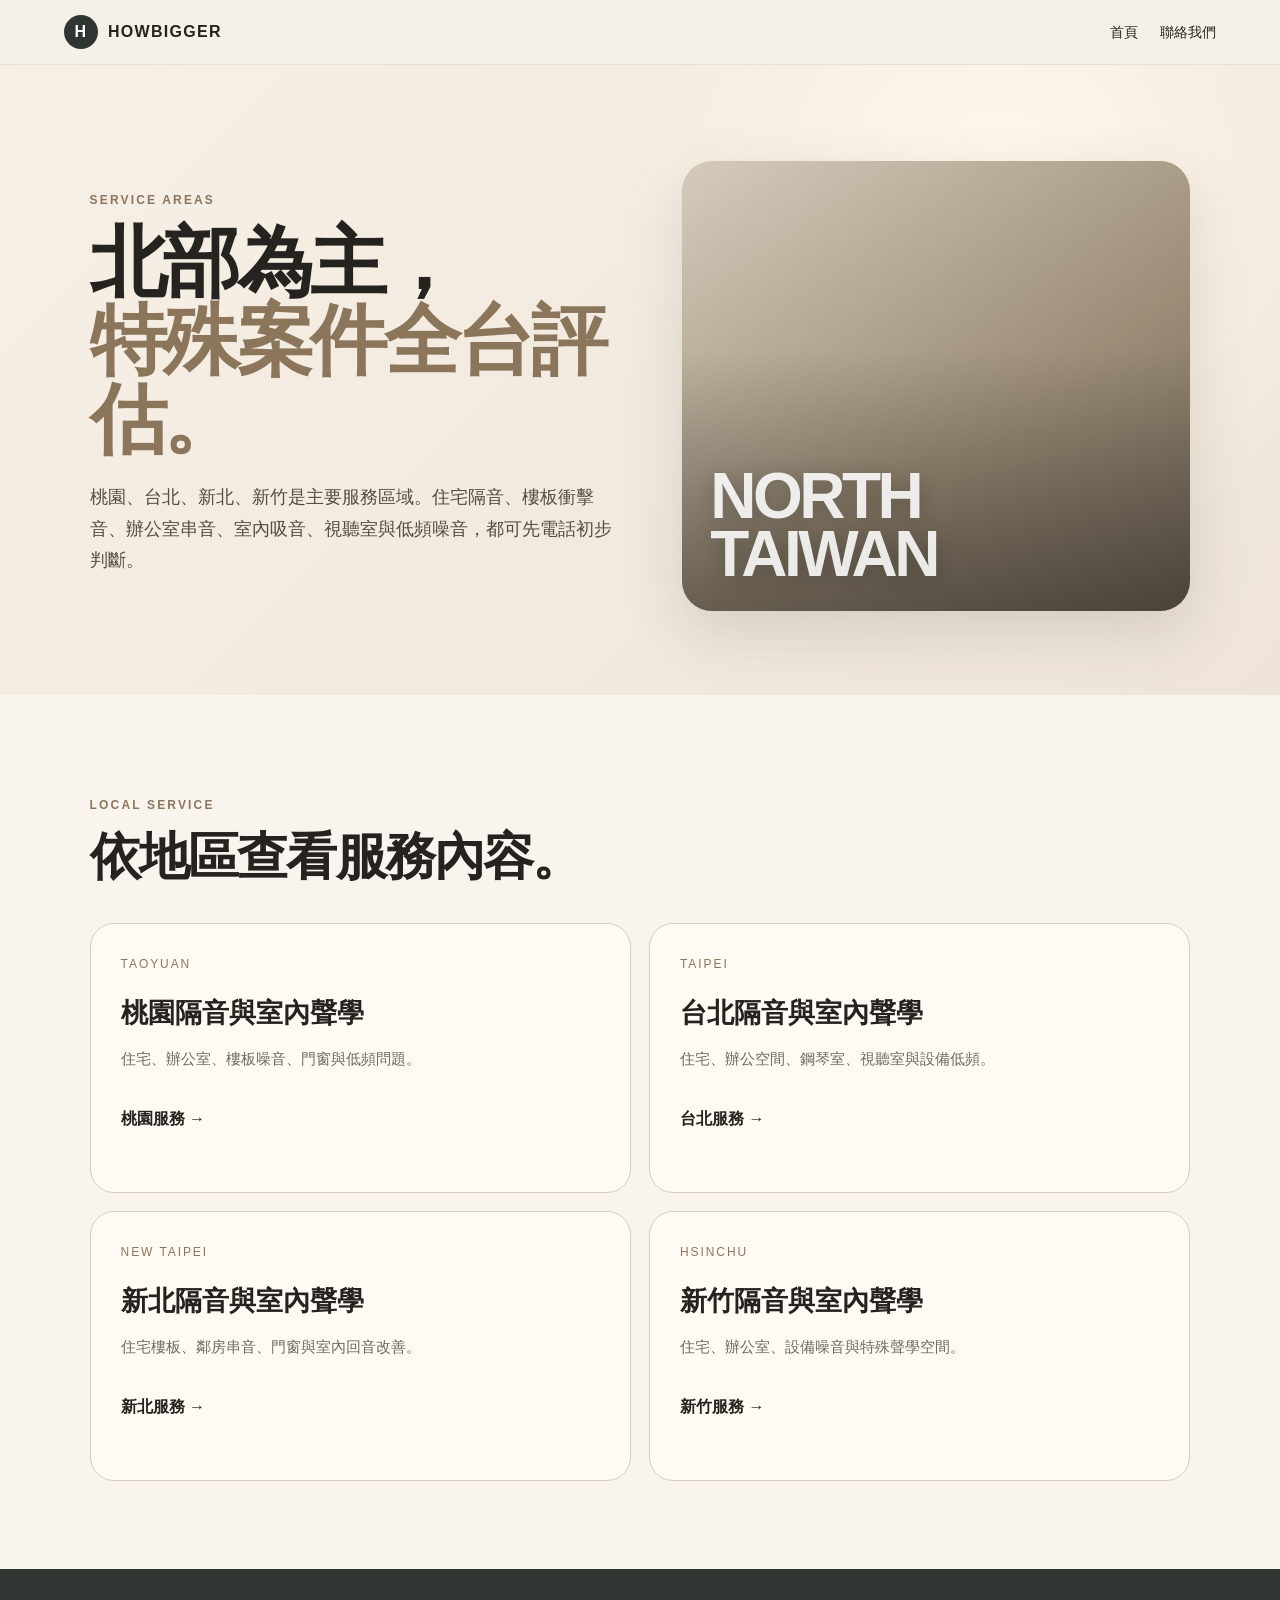
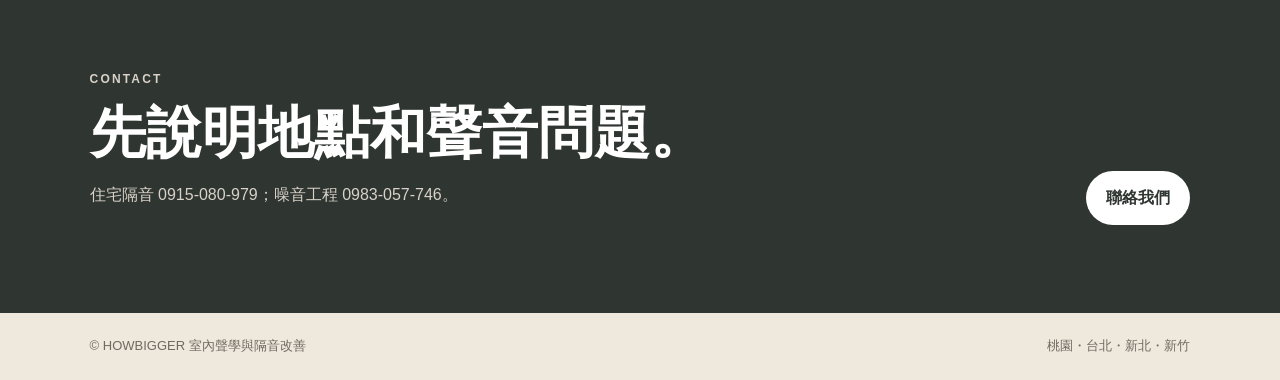
<file: service-areas.html>
<!doctype html><html lang="zh-Hant"><head><meta charset="utf-8"><meta name="viewport" content="width=device-width,initial-scale=1"><title>服務區域｜桃園、台北、新北、新竹隔音與室內聲學｜HowBigger</title><meta name="description" content="HowBigger 主要服務桃園、台北、新北、新竹，提供住宅隔音、樓板衝擊音、室內吸音、辦公室串音、隔音門窗、視聽室與低頻噪音改善。"><link rel="canonical" href="https://howbigger.com/service-areas.html"><link rel="stylesheet" href="styles.css"></head><body><header class="site-header"><a class="brand" href="/"><span class="brand-mark">H</span><span>HOWBIGGER</span></a><nav><a href="/">首頁</a><a href="contact.html">聯絡我們</a></nav></header><main><section class="hero"><div class="hero-copy"><p class="eyebrow">SERVICE AREAS</p><h1>北部為主，<br><em>特殊案件全台評估。</em></h1><p class="lead">桃園、台北、新北、新竹是主要服務區域。住宅隔音、樓板衝擊音、辦公室串音、室內吸音、視聽室與低頻噪音，都可先電話初步判斷。</p></div><div class="hero-visual"><div class="visual-main"><span>NORTH<br>TAIWAN</span></div></div></section><section class="section soft"><div class="section-head"><p class="eyebrow">LOCAL SERVICE</p><h2>依地區查看服務內容。</h2></div><div class="service-feature"><article class="service-large"><div class="number">TAOYUAN</div><h3>桃園隔音與室內聲學</h3><p>住宅、辦公室、樓板噪音、門窗與低頻問題。</p><a href="taoyuan-soundproofing.html">桃園服務 →</a></article><article class="service-large"><div class="number">TAIPEI</div><h3>台北隔音與室內聲學</h3><p>住宅、辦公空間、鋼琴室、視聽室與設備低頻。</p><a href="taipei-soundproofing.html">台北服務 →</a></article><article class="service-large"><div class="number">NEW TAIPEI</div><h3>新北隔音與室內聲學</h3><p>住宅樓板、鄰房串音、門窗與室內回音改善。</p><a href="new-taipei-soundproofing.html">新北服務 →</a></article><article class="service-large"><div class="number">HSINCHU</div><h3>新竹隔音與室內聲學</h3><p>住宅、辦公室、設備噪音與特殊聲學空間。</p><a href="hsinchu-soundproofing.html">新竹服務 →</a></article></div></section><section class="section contact"><div><p class="eyebrow">CONTACT</p><h2>先說明地點和聲音問題。</h2><p>住宅隔音 0915-080-979；噪音工程 0983-057-746。</p></div><div class="contact-actions"><a class="btn primary" href="contact.html">聯絡我們</a></div></section></main><footer><span>© HOWBIGGER 室內聲學與隔音改善</span><span>桃園・台北・新北・新竹</span></footer></body></html>
</file>
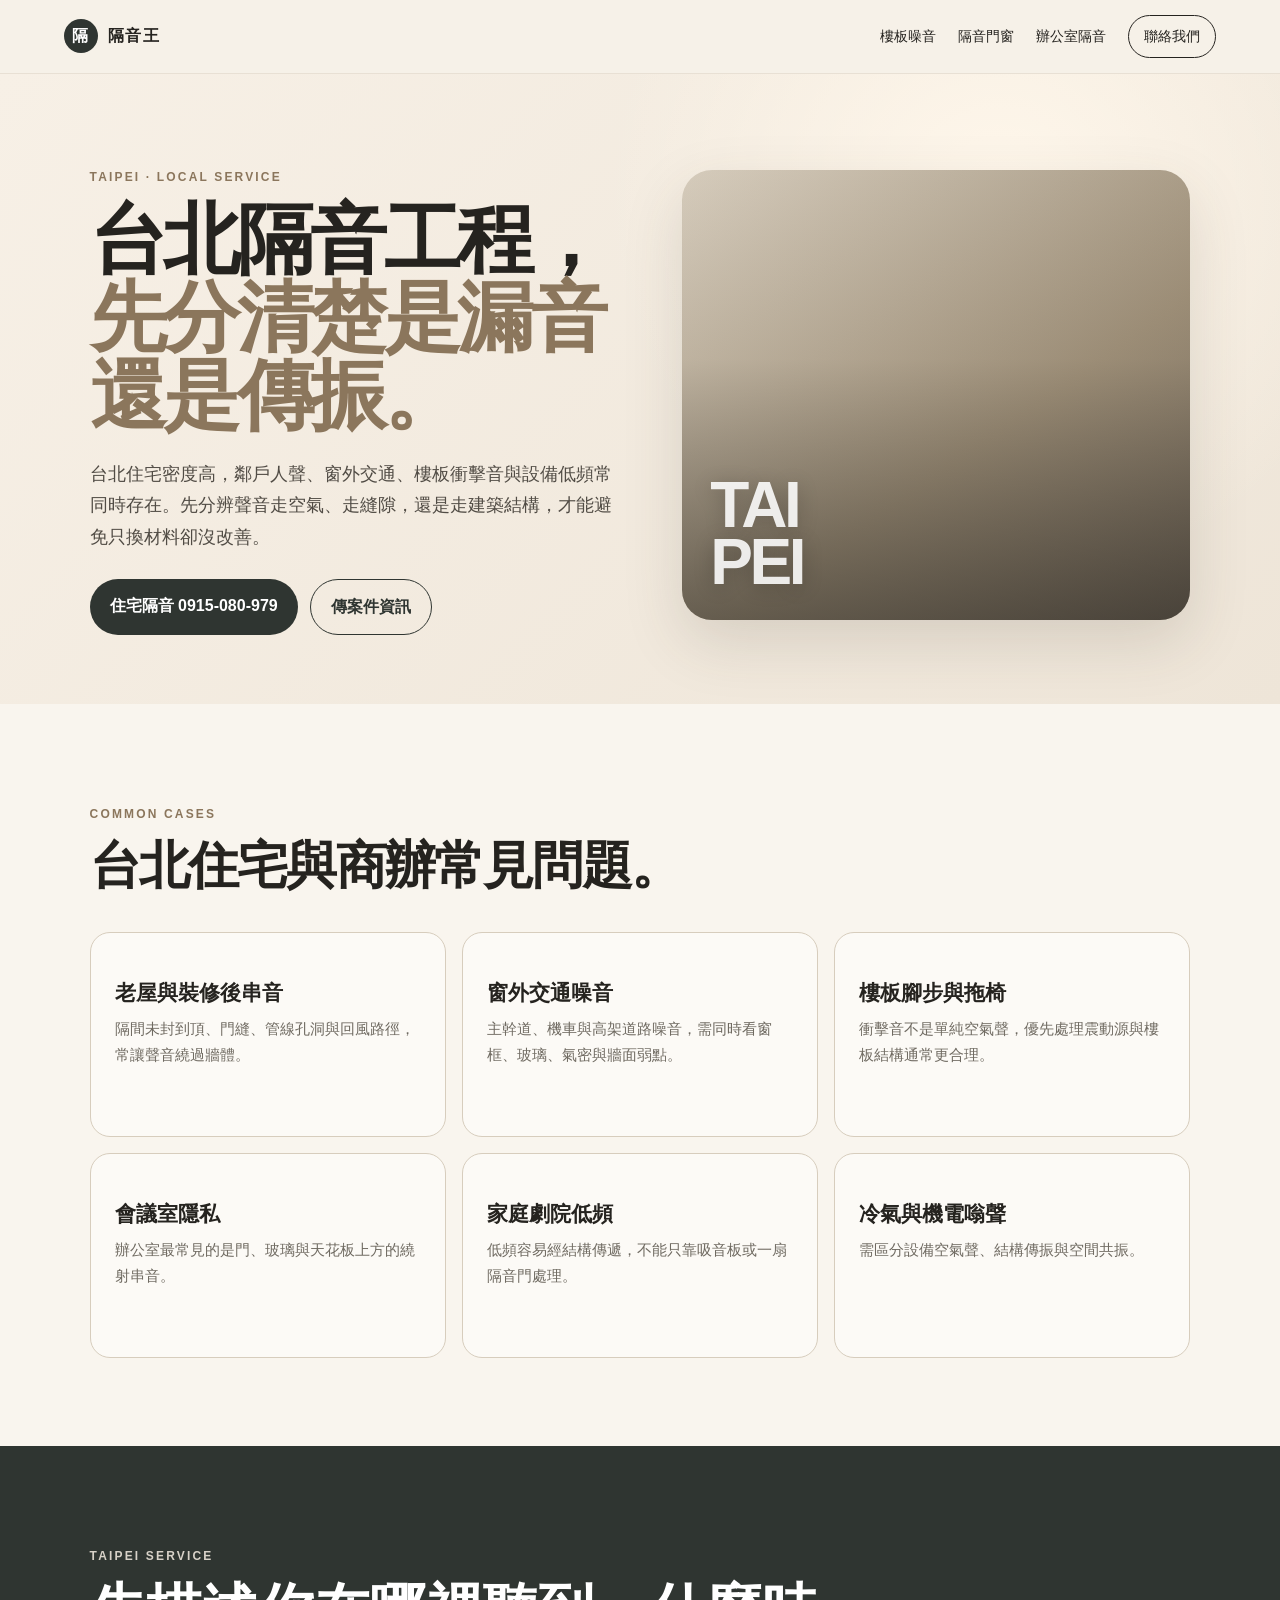
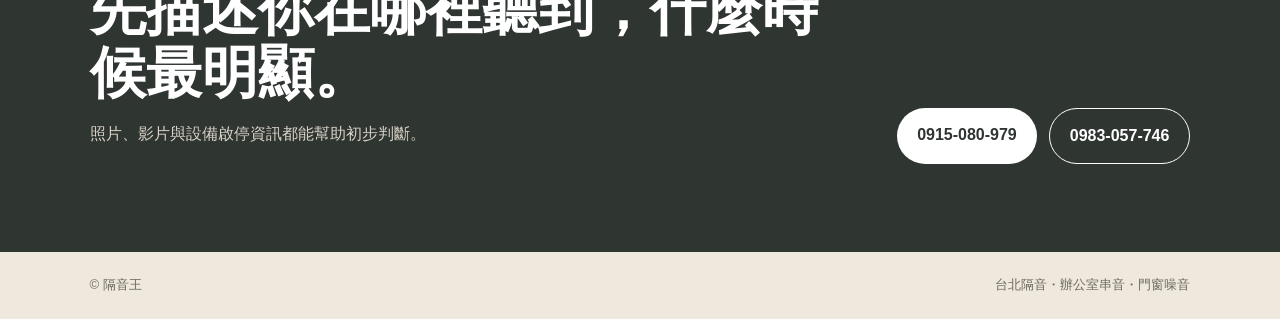
<file: taipei-soundproofing.html>
<!doctype html><html lang="zh-Hant"><head><meta charset="utf-8"><meta name="viewport" content="width=device-width,initial-scale=1"><title>台北隔音工程｜住宅隔音、辦公室串音、門窗與低頻噪音改善｜隔音王</title><meta name="description" content="台北住宅與辦公室隔音工程。處理鄰戶人聲、樓板衝擊音、門窗漏音、會議室串音、室內回音、家庭劇院低頻與設備嗡嗡聲。隔音王提供聲音路徑判斷與改善建議。"><link rel="canonical" href="https://howbigger.com/taipei-soundproofing.html"><link rel="stylesheet" href="styles.css"><script type="application/ld+json">{"@context":"https://schema.org","@type":"Service","name":"台北隔音與聲學改善","areaServed":{"@type":"City","name":"台北市"},"provider":{"@type":"ProfessionalService","name":"隔音王 室內聲學與隔音改善","telephone":["+886-915-080-979","+886-983-057-746"]}}</script></head><body><header class="site-header"><a class="brand" href="/"><span class="brand-mark">隔</span><span>隔音王</span></a><nav><a href="floor-impact-noise.html">樓板噪音</a><a href="door-window-soundproofing.html">隔音門窗</a><a href="office-soundproofing.html">辦公室隔音</a><a class="nav-cta" href="contact.html">聯絡我們</a></nav></header><main><section class="hero"><div class="hero-copy"><p class="eyebrow">TAIPEI · LOCAL SERVICE</p><h1>台北隔音工程，<br><em>先分清楚是漏音還是傳振。</em></h1><p class="lead">台北住宅密度高，鄰戶人聲、窗外交通、樓板衝擊音與設備低頻常同時存在。先分辨聲音走空氣、走縫隙，還是走建築結構，才能避免只換材料卻沒改善。</p><div class="actions"><a class="btn primary" href="tel:0915080979">住宅隔音 0915-080-979</a><a class="btn secondary" href="contact.html">傳案件資訊</a></div></div><div class="hero-visual"><div class="visual-main"><span>TAI<br>PEI</span></div></div></section><section class="section soft"><div class="section-head"><p class="eyebrow">COMMON CASES</p><h2>台北住宅與商辦常見問題。</h2></div><div class="grid six"><article class="card"><h3>老屋與裝修後串音</h3><p>隔間未封到頂、門縫、管線孔洞與回風路徑，常讓聲音繞過牆體。</p></article><article class="card"><h3>窗外交通噪音</h3><p>主幹道、機車與高架道路噪音，需同時看窗框、玻璃、氣密與牆面弱點。</p></article><article class="card"><h3>樓板腳步與拖椅</h3><p>衝擊音不是單純空氣聲，優先處理震動源與樓板結構通常更合理。</p></article><article class="card"><h3>會議室隱私</h3><p>辦公室最常見的是門、玻璃與天花板上方的繞射串音。</p></article><article class="card"><h3>家庭劇院低頻</h3><p>低頻容易經結構傳遞，不能只靠吸音板或一扇隔音門處理。</p></article><article class="card"><h3>冷氣與機電嗡聲</h3><p>需區分設備空氣聲、結構傳振與空間共振。</p></article></div></section><section class="section contact"><div><p class="eyebrow">TAIPEI SERVICE</p><h2>先描述你在哪裡聽到，什麼時候最明顯。</h2><p>照片、影片與設備啟停資訊都能幫助初步判斷。</p></div><div class="contact-actions"><a class="btn primary" href="tel:0915080979">0915-080-979</a><a class="btn secondary" href="tel:0983057746">0983-057-746</a></div></section></main><footer><span>© 隔音王</span><span>台北隔音・辦公室串音・門窗噪音</span></footer></body></html>
</file>
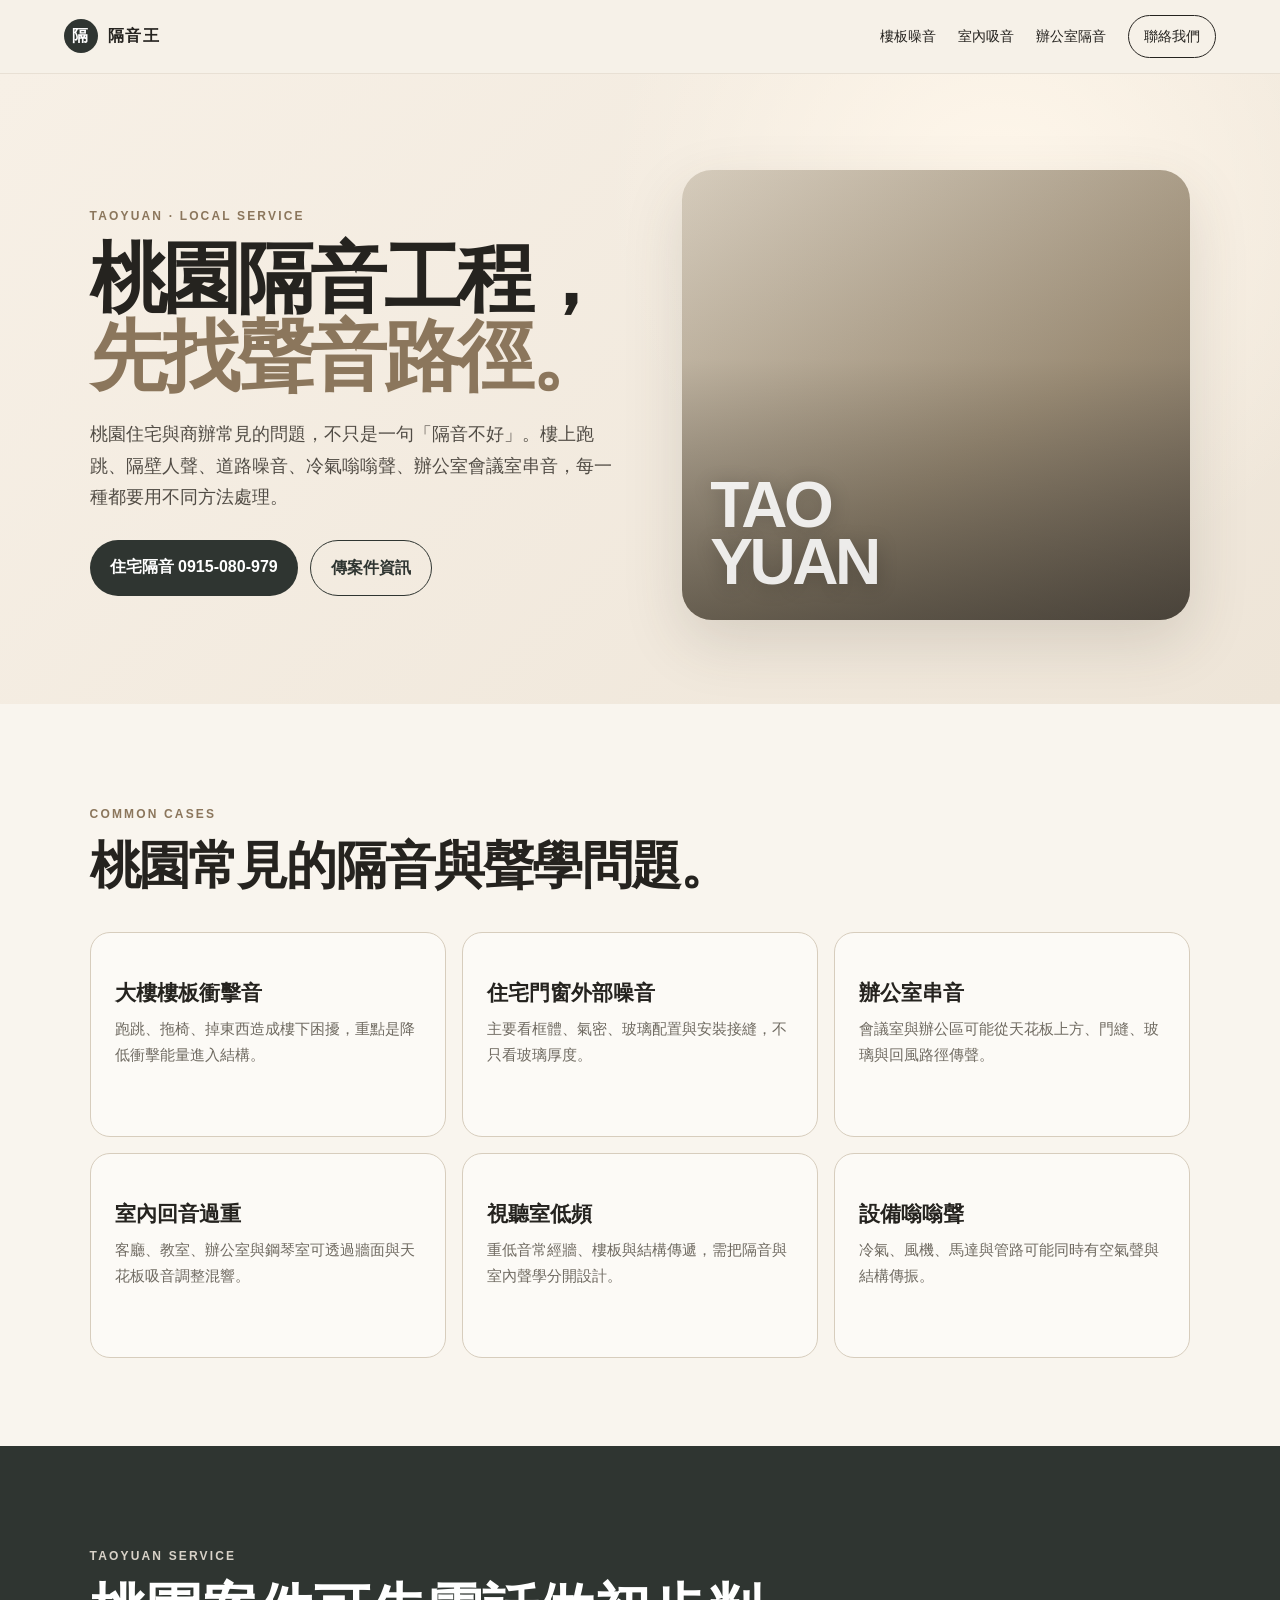
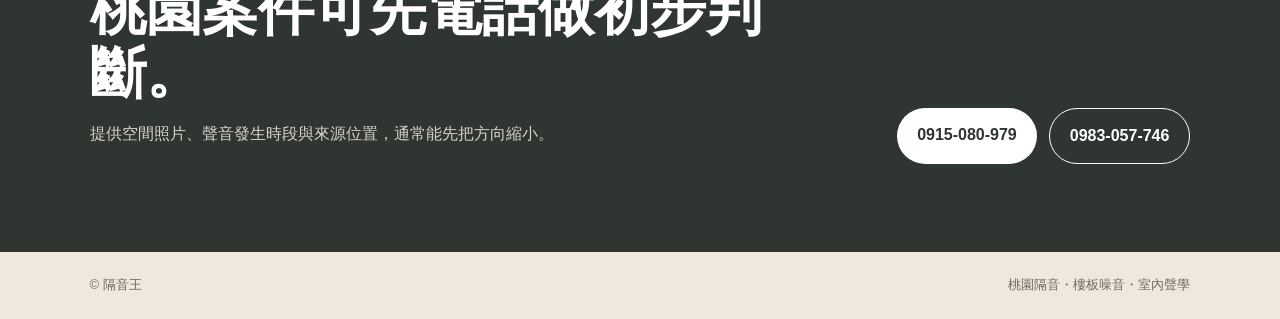
<file: taoyuan-soundproofing.html>
<!doctype html><html lang="zh-Hant"><head><meta charset="utf-8"><meta name="viewport" content="width=device-width,initial-scale=1"><title>桃園隔音工程｜住宅樓板噪音、辦公室串音、吸音與低頻改善｜隔音王</title><meta name="description" content="桃園隔音工程與室內聲學改善。處理住宅樓板衝擊音、鄰戶串音、辦公室會議室隔音、室內吸音、門窗漏音、視聽室與設備低頻噪音。隔音王提供桃園現場評估與改善建議。"><link rel="canonical" href="https://howbigger.com/taoyuan-soundproofing.html"><link rel="stylesheet" href="styles.css"><script type="application/ld+json">{"@context":"https://schema.org","@type":"Service","name":"桃園隔音與聲學改善","areaServed":{"@type":"City","name":"桃園市"},"provider":{"@type":"ProfessionalService","name":"隔音王 室內聲學與隔音改善","telephone":["+886-915-080-979","+886-983-057-746"]}}</script></head><body><header class="site-header"><a class="brand" href="/"><span class="brand-mark">隔</span><span>隔音王</span></a><nav><a href="floor-impact-noise.html">樓板噪音</a><a href="acoustic-treatment.html">室內吸音</a><a href="office-soundproofing.html">辦公室隔音</a><a class="nav-cta" href="contact.html">聯絡我們</a></nav></header><main><section class="hero"><div class="hero-copy"><p class="eyebrow">TAOYUAN · LOCAL SERVICE</p><h1>桃園隔音工程，<br><em>先找聲音路徑。</em></h1><p class="lead">桃園住宅與商辦常見的問題，不只是一句「隔音不好」。樓上跑跳、隔壁人聲、道路噪音、冷氣嗡嗡聲、辦公室會議室串音，每一種都要用不同方法處理。</p><div class="actions"><a class="btn primary" href="tel:0915080979">住宅隔音 0915-080-979</a><a class="btn secondary" href="contact.html">傳案件資訊</a></div></div><div class="hero-visual"><div class="visual-main"><span>TAO<br>YUAN</span></div></div></section><section class="section soft"><div class="section-head"><p class="eyebrow">COMMON CASES</p><h2>桃園常見的隔音與聲學問題。</h2></div><div class="grid six"><article class="card"><h3>大樓樓板衝擊音</h3><p>跑跳、拖椅、掉東西造成樓下困擾，重點是降低衝擊能量進入結構。</p></article><article class="card"><h3>住宅門窗外部噪音</h3><p>主要看框體、氣密、玻璃配置與安裝接縫，不只看玻璃厚度。</p></article><article class="card"><h3>辦公室串音</h3><p>會議室與辦公區可能從天花板上方、門縫、玻璃與回風路徑傳聲。</p></article><article class="card"><h3>室內回音過重</h3><p>客廳、教室、辦公室與鋼琴室可透過牆面與天花板吸音調整混響。</p></article><article class="card"><h3>視聽室低頻</h3><p>重低音常經牆、樓板與結構傳遞，需把隔音與室內聲學分開設計。</p></article><article class="card"><h3>設備嗡嗡聲</h3><p>冷氣、風機、馬達與管路可能同時有空氣聲與結構傳振。</p></article></div></section><section class="section contact"><div><p class="eyebrow">TAOYUAN SERVICE</p><h2>桃園案件可先電話做初步判斷。</h2><p>提供空間照片、聲音發生時段與來源位置，通常能先把方向縮小。</p></div><div class="contact-actions"><a class="btn primary" href="tel:0915080979">0915-080-979</a><a class="btn secondary" href="tel:0983057746">0983-057-746</a></div></section></main><footer><span>© 隔音王</span><span>桃園隔音・樓板噪音・室內聲學</span></footer></body></html>
</file>
<file: styles.css>
:root{--ink:#25231f;--muted:#6f6a61;--paper:#f6f1e8;--paper2:#ebe3d6;--accent:#8b765c;--dark:#2f3531;--line:#d7cdbd;--white:#fffaf3}*{box-sizing:border-box}html{scroll-behavior:smooth}body{margin:0;font-family:Inter,"Noto Sans TC","PingFang TC","Microsoft JhengHei",sans-serif;background:var(--paper);color:var(--ink);line-height:1.75}.site-header{position:sticky;top:0;z-index:30;display:flex;align-items:center;justify-content:space-between;padding:15px 5vw;background:rgba(246,241,232,.94);backdrop-filter:blur(14px);border-bottom:1px solid rgba(139,118,92,.14)}.brand{display:flex;gap:10px;align-items:center;color:var(--ink);text-decoration:none;font-weight:800;letter-spacing:.08em}.brand-mark{width:34px;height:34px;border-radius:50%;display:grid;place-items:center;background:var(--dark);color:#fff}nav{display:flex;align-items:center;gap:22px}nav a{color:var(--ink);text-decoration:none;font-size:14px;white-space:nowrap}nav a:hover{opacity:.65}.nav-cta{padding:8px 15px;border:1px solid var(--ink);border-radius:999px}.hero{min-height:70vh;display:grid;grid-template-columns:1.02fr .98fr;gap:5vw;align-items:center;padding:6vw 7vw 5vw;background:radial-gradient(circle at 78% 20%,#fff7eb 0,transparent 35%),linear-gradient(135deg,#f7f0e6,#eee5d8)}.hero h1{font-size:clamp(46px,6vw,82px);line-height:1.02;margin:10px 0 24px;font-weight:650;letter-spacing:-.045em}.hero h1 em{font-style:normal;color:var(--accent)}.eyebrow{font-size:12px;letter-spacing:.18em;font-weight:800;color:var(--accent)}.lead{max-width:650px;font-size:18px;color:#514c45}.actions,.contact-actions{display:flex;gap:12px;flex-wrap:wrap;margin-top:26px}.btn{display:inline-block;text-decoration:none;border-radius:999px;padding:13px 20px;font-weight:700}.primary{background:var(--dark);color:white}.secondary{border:1px solid var(--dark);color:var(--dark);background:transparent}.hero-tags{display:flex;gap:9px;flex-wrap:wrap;margin-top:24px}.hero-tags span{font-size:12px;padding:7px 11px;border-radius:999px;background:rgba(255,255,255,.55);border:1px solid rgba(139,118,92,.18)}.hero-visual{position:relative;min-height:450px}.visual-main{height:100%;min-height:450px;border-radius:30px;background:linear-gradient(145deg,#d9cfbf,#9e8f78 60%,#6f6456);display:flex;align-items:flex-end;padding:28px;box-shadow:0 22px 60px rgba(70,60,50,.15);background-size:cover;background-position:center;overflow:hidden;position:relative}.visual-main:after{content:"";position:absolute;inset:0;background:linear-gradient(180deg,rgba(20,20,18,.02) 42%,rgba(20,20,18,.42) 100%);pointer-events:none}.visual-main span{position:relative;z-index:1;font-size:clamp(38px,5vw,64px);line-height:.9;letter-spacing:-.055em;color:rgba(255,255,255,.88);font-weight:850;text-shadow:0 3px 20px rgba(0,0,0,.22)}.hero:has(.hero-tags) .visual-main{background-image:url("https://raw.githubusercontent.com/apcecorp1/howbigger/main/assets/102911_0.jpg");background-position:center}.visual-main.window-photo{background-image:url("https://raw.githubusercontent.com/apcecorp1/howbigger/main/assets/102911_0.jpg");background-position:67% center}.visual-main.lowfreq-photo{background-image:url("https://raw.githubusercontent.com/apcecorp1/howbigger/main/assets/102846_0.jpg");background-position:center}.visual-note{position:absolute;right:-16px;bottom:24px;max-width:245px;padding:17px 19px;border-radius:18px;background:#fffaf3;box-shadow:0 14px 40px rgba(50,45,40,.13);font-size:13px}.intro-strip{padding:36px 7vw;background:var(--dark);color:#fff;display:flex;align-items:center;justify-content:space-between;gap:32px}.intro-strip p{margin:0;color:#cabfae}.intro-strip h2{margin:0;font-size:clamp(22px,2.6vw,34px);font-weight:400}.photo-proof{display:grid;grid-template-columns:1.1fr .9fr;gap:4vw;align-items:center;padding:72px 7vw;background:#f2eadf}.photo-proof img{width:100%;aspect-ratio:4/3;object-fit:cover;border-radius:26px;box-shadow:0 22px 50px rgba(42,37,31,.14)}.photo-proof h2{font-size:clamp(32px,4vw,52px);line-height:1.1;margin:8px 0 18px}.photo-proof p{color:var(--muted);font-size:16px}.photo-proof .proof-note{font-size:14px;padding-top:14px;border-top:1px solid var(--line)}.project-gallery{padding:78px 7vw;background:#fffaf3}.gallery-grid{display:grid;grid-template-columns:repeat(3,1fr);gap:18px}.gallery-grid figure{margin:0;background:#eee6da;border-radius:20px;overflow:hidden;border:1px solid var(--line)}.gallery-grid img{display:block;width:100%;aspect-ratio:4/3;object-fit:cover}.gallery-grid figcaption{padding:13px 16px 15px;font-size:13px;font-weight:700}.section{padding:88px 7vw}.soft{background:#f9f5ee}.warm{background:#e9dfd0}.section-head{max-width:850px;margin-bottom:38px}.section-head h2{font-size:clamp(32px,4vw,54px);line-height:1.12;letter-spacing:-.035em;margin:6px 0 12px}.split-head{max-width:none;display:grid;grid-template-columns:1fr .72fr;gap:56px;align-items:end}.grid{display:grid;gap:16px}.six{grid-template-columns:repeat(3,1fr)}.card{padding:24px;border:1px solid var(--line);border-radius:20px;background:rgba(255,255,255,.5);min-height:205px}.card span{font-size:12px;color:var(--accent);font-weight:800}.card h3{font-size:21px;line-height:1.3;margin:22px 0 10px}.card p{color:var(--muted);margin:0;font-size:15px}.service-feature{display:grid;grid-template-columns:repeat(2,1fr);gap:18px}.service-large{padding:30px;border-radius:24px;background:#fffaf3;border:1px solid var(--line);min-height:270px}.service-large .number{font-size:12px;letter-spacing:.16em;color:var(--accent)}.service-large h3{font-size:27px;line-height:1.25;margin:22px 0 14px}.service-large p{color:var(--muted);font-size:15px}.service-large a{display:inline-block;margin-top:18px;color:var(--ink);font-weight:800;text-decoration:none}.case-grid{display:grid;grid-template-columns:1.15fr .9fr .9fr;gap:16px}.case-card{min-height:360px;border-radius:24px;padding:24px;display:flex;align-items:flex-end;overflow:hidden;position:relative;background:#b9aa94;background-size:cover;background-position:center;text-decoration:none}.case-card:before{content:"";position:absolute;inset:0;background:linear-gradient(180deg,transparent 32%,rgba(31,29,25,.7))}.case-card>div{position:relative;color:white}.case-card span{font-size:12px;letter-spacing:.12em}.case-card h3{font-size:24px;line-height:1.25;margin:8px 0 0}.c1{background-image:url("https://raw.githubusercontent.com/apcecorp1/howbigger/main/assets/102912_0.jpg")}.c2{background-image:url("https://raw.githubusercontent.com/apcecorp1/howbigger/main/assets/102910_0.jpg")}.c3{background-image:url("https://raw.githubusercontent.com/apcecorp1/howbigger/main/assets/102898_0.jpg")}.statement{padding:88px 7vw;background:#f4eee5;text-align:center}.statement p{letter-spacing:.25em;font-size:12px;color:var(--accent)}.statement h2{font-size:clamp(36px,5vw,66px);line-height:1.08;margin:8px auto;max-width:920px;letter-spacing:-.04em}.faq details{border-top:1px solid var(--line);padding:21px 0}.faq details:last-child{border-bottom:1px solid var(--line)}.faq summary{font-weight:800;font-size:18px;cursor:pointer}.faq details p{max-width:760px;color:var(--muted)}.contact{display:grid;grid-template-columns:1fr auto;gap:48px;align-items:end;background:var(--dark);color:#fff}.contact h2{font-size:clamp(34px,4.5vw,56px);line-height:1.12;margin:6px 0 16px}.contact p{color:#d8d2c8}.contact .primary{background:#fff;color:var(--dark)}.contact .secondary{border-color:#fff;color:#fff}footer{padding:22px 7vw;display:flex;justify-content:space-between;gap:20px;font-size:13px;color:var(--muted);background:#efe8dd}@media(max-width:900px){nav a:not(.nav-cta){display:none}.hero{grid-template-columns:1fr;min-height:auto;padding-top:72px}.hero-visual{min-height:330px}.visual-main{min-height:330px}.visual-note{right:8px}.photo-proof{grid-template-columns:1fr;padding:60px 6vw}.gallery-grid{grid-template-columns:1fr 1fr}.split-head{grid-template-columns:1fr;gap:10px}.six,.service-feature,.case-grid{grid-template-columns:1fr}.intro-strip,.contact{grid-template-columns:1fr;display:grid}.section,.project-gallery{padding:66px 6vw}.site-header{padding:13px 5vw}.brand{font-size:14px}.case-card{min-height:300px}}@media(max-width:560px){.gallery-grid{grid-template-columns:1fr}.hero h1{font-size:44px}.lead{font-size:16px}.hero-visual{min-height:290px}.visual-main{min-height:290px;border-radius:22px}.visual-main span{font-size:42px}.visual-note{position:static;margin-top:10px;max-width:none}.project-gallery{padding-top:54px;padding-bottom:54px}.gallery-grid{gap:14px}.gallery-grid figure{border-radius:16px}.photo-proof img{border-radius:20px}.statement{padding:66px 6vw}footer{display:block}footer span{display:block;margin:4px 0}}
</file>
